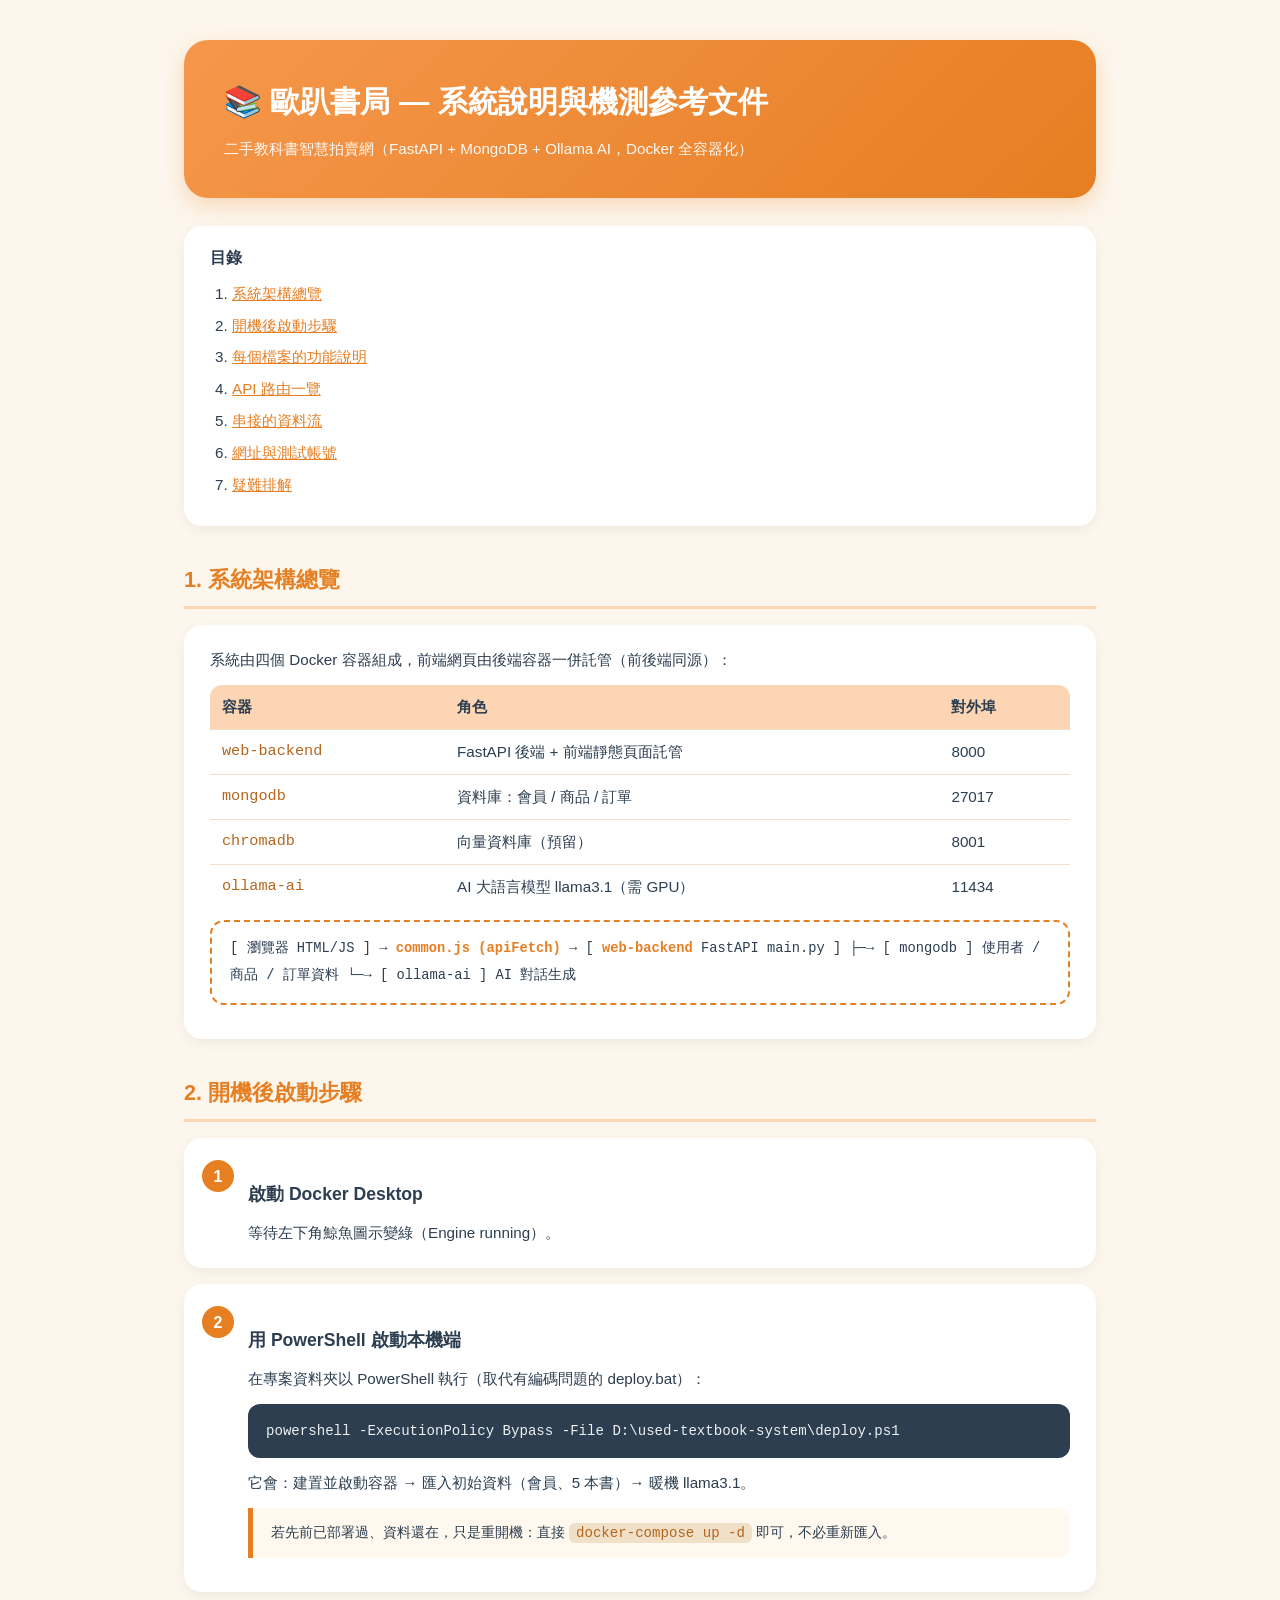
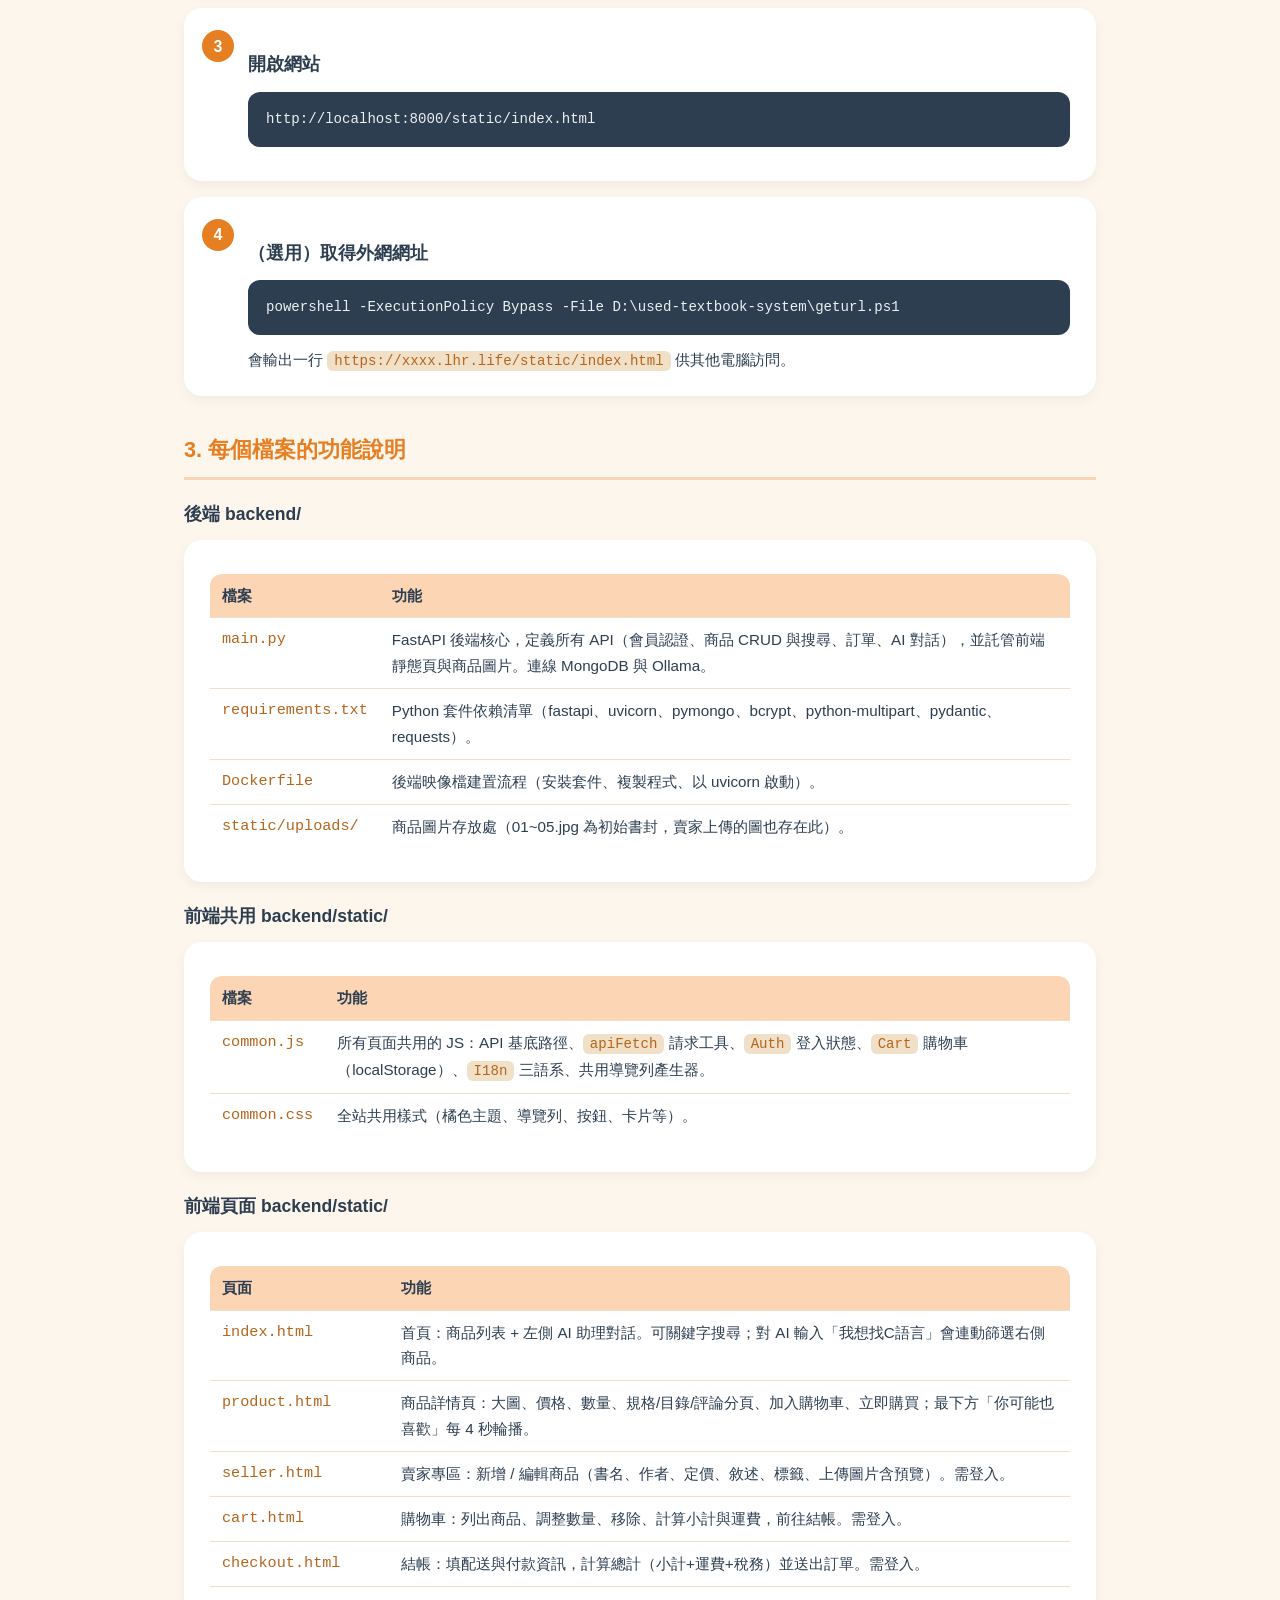
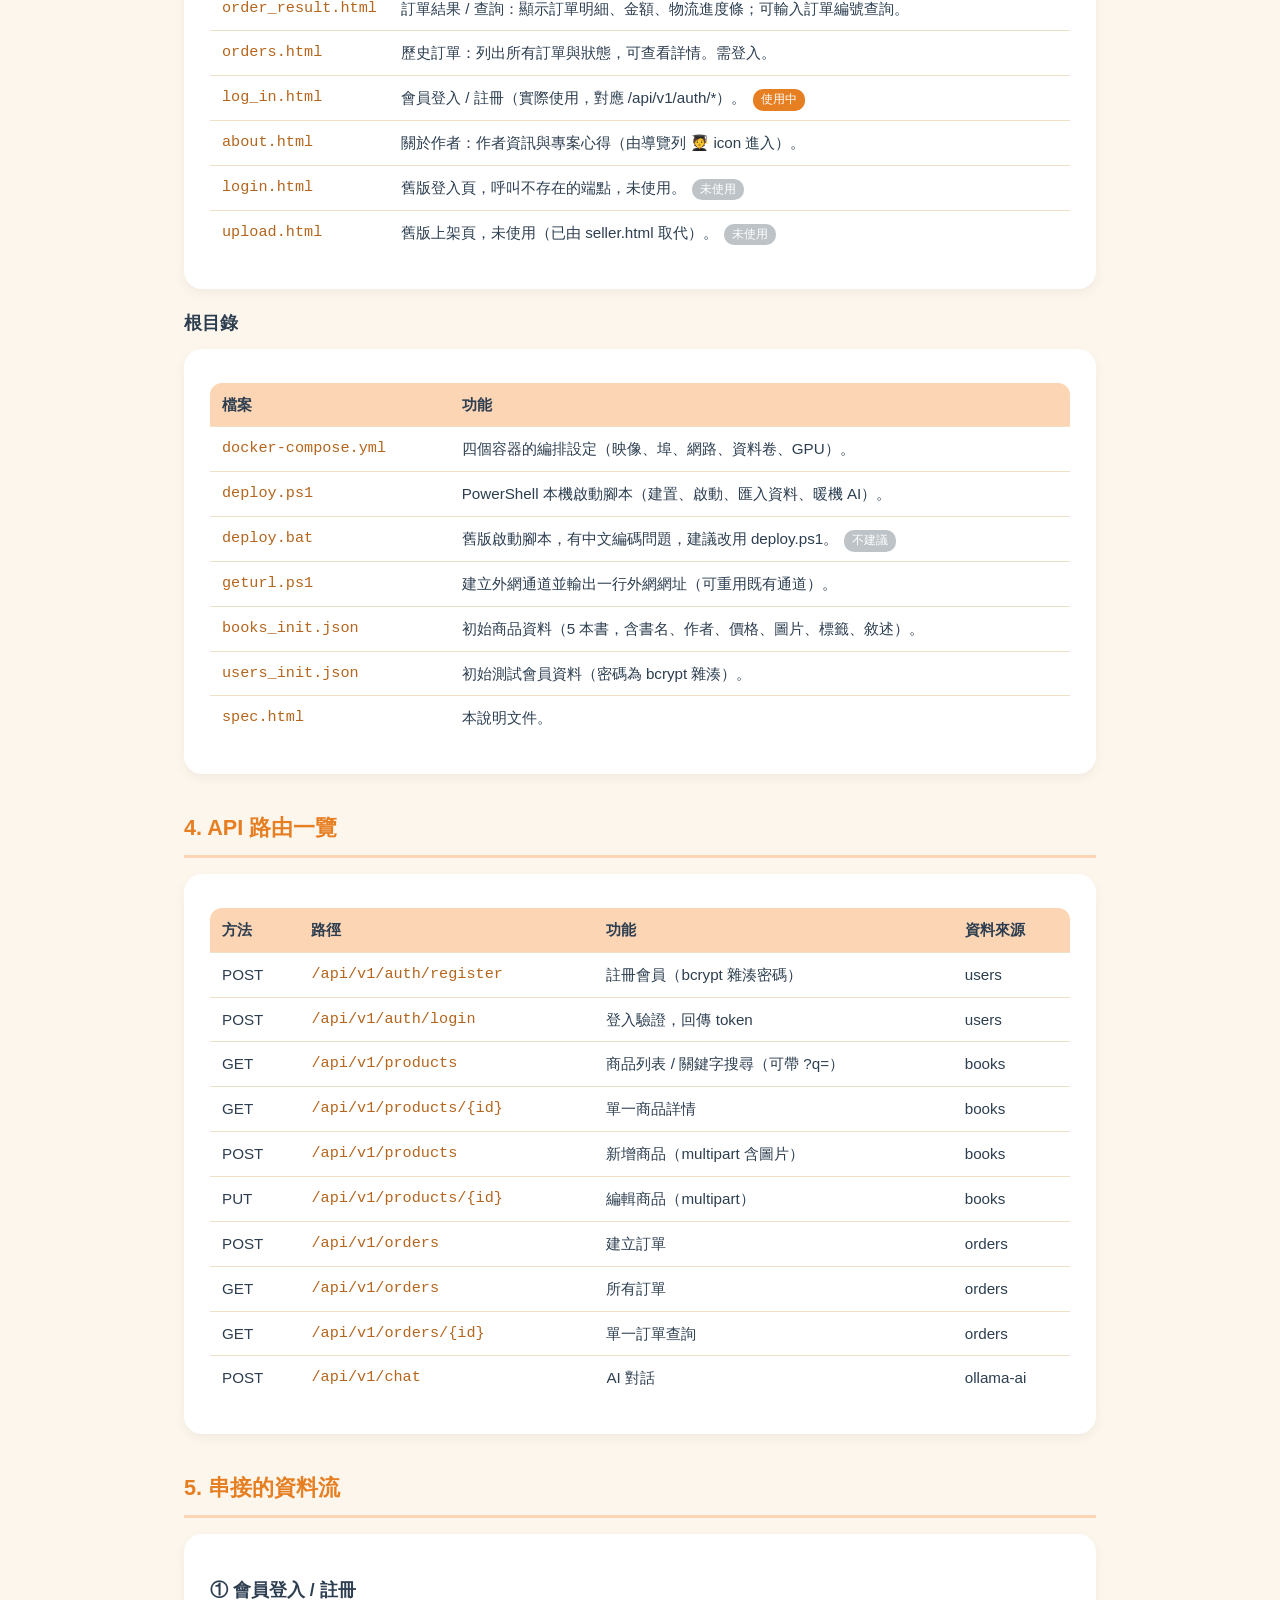
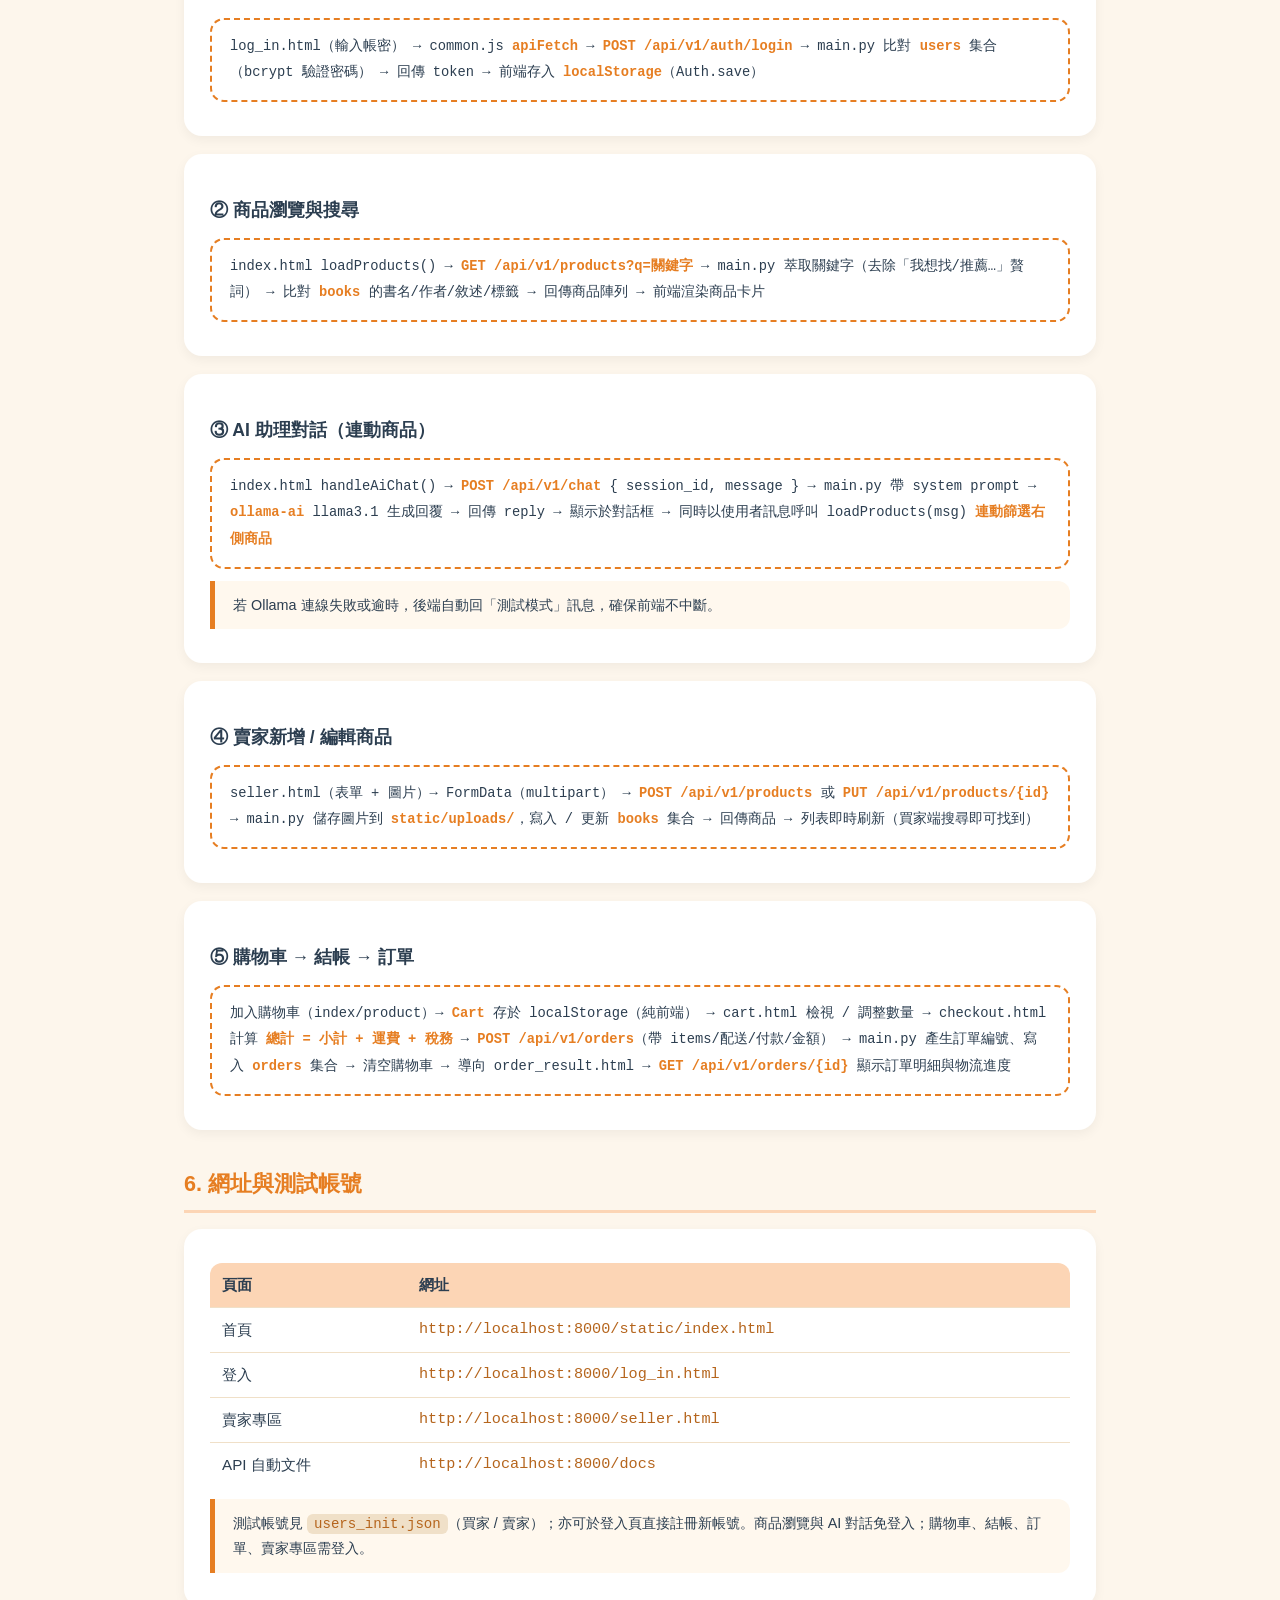
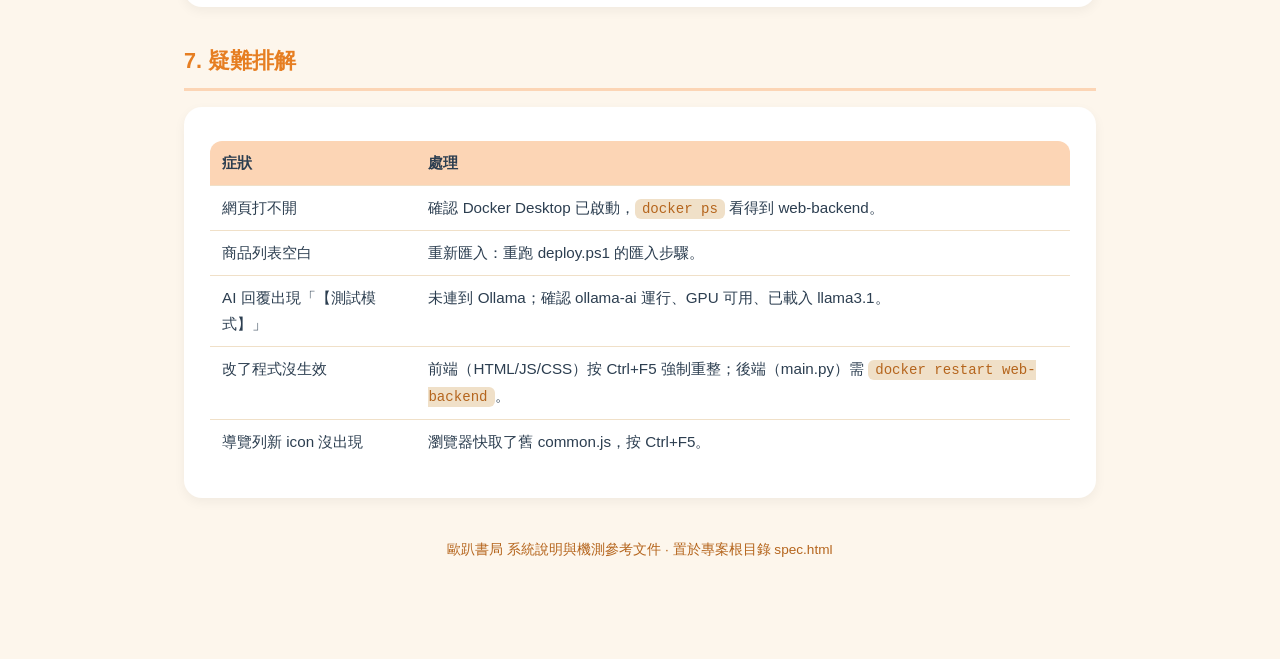
<file: spec.html>
<!DOCTYPE html>
<html lang="zh-TW">
<head>
  <meta charset="UTF-8">
  <meta name="viewport" content="width=device-width, initial-scale=1.0">
  <title>歐趴書局 - 系統說明與機測參考文件</title>
  <style>
    * { box-sizing: border-box; margin: 0; padding: 0; }
    body {
      font-family: "Microsoft JhengHei", "PingFang TC", sans-serif;
      color: #2c3e50; line-height: 1.7; background: #fdf6ec;
      max-width: 960px; margin: 0 auto; padding: 40px 24px 80px;
    }
    header.title {
      background: linear-gradient(135deg, #f5974b, #e67e22);
      color: #fff; border-radius: 24px; padding: 36px 40px; margin-bottom: 28px;
      box-shadow: 0 8px 20px rgba(230,126,34,0.25);
    }
    header.title h1 { font-size: 1.9rem; margin-bottom: 8px; }
    header.title p { opacity: 0.95; }

    h2 { font-size: 1.35rem; color: #e67e22; margin: 36px 0 16px; padding-bottom: 8px; border-bottom: 3px solid #fcd5b5; }
    h3 { font-size: 1.1rem; margin: 20px 0 10px; color: #2c3e50; }
    p, li, td, th { font-size: 0.95rem; }
    ul, ol { padding-left: 24px; margin: 10px 0; }
    li { margin-bottom: 6px; }

    .card { background: #fff; border-radius: 18px; padding: 22px 26px; margin-bottom: 18px; box-shadow: 0 4px 12px rgba(0,0,0,0.05); }
    .step { background: #fff; border-radius: 18px; padding: 22px 26px 22px 64px; margin-bottom: 16px; position: relative; box-shadow: 0 4px 12px rgba(0,0,0,0.05); }
    .step .num { position: absolute; left: 18px; top: 22px; width: 32px; height: 32px; border-radius: 50%; background: #e67e22; color: #fff; font-weight: bold; display: flex; align-items: center; justify-content: center; }

    code { background: #f0e0c8; color: #b5651d; padding: 2px 7px; border-radius: 6px; font-family: Consolas, monospace; font-size: 0.88rem; }
    pre { background: #2c3e50; color: #ecf0f1; padding: 16px 18px; border-radius: 12px; overflow-x: auto; margin: 12px 0; font-size: 0.88rem; line-height: 1.6; }
    pre code { background: none; color: inherit; padding: 0; }

    table { width: 100%; border-collapse: collapse; margin: 12px 0; background: #fff; border-radius: 12px; overflow: hidden; }
    th, td { text-align: left; padding: 9px 12px; border-bottom: 1px solid #f0e0c8; vertical-align: top; }
    th { background: #fcd5b5; color: #2c3e50; }
    tr:last-child td { border-bottom: none; }
    td.f { white-space: nowrap; font-family: Consolas, monospace; color: #b5651d; }

    .note { background: #fff8ee; border-left: 5px solid #e67e22; padding: 12px 18px; border-radius: 0 12px 12px 0; margin: 12px 0; font-size: 0.9rem; }
    .warn { background: #fdeaea; border-left: 5px solid #c0392b; padding: 12px 18px; border-radius: 0 12px 12px 0; margin: 12px 0; font-size: 0.9rem; }
    .flow { background: #fff; border: 2px dashed #e67e22; border-radius: 14px; padding: 14px 18px; margin: 12px 0; font-family: Consolas, monospace; font-size: 0.86rem; line-height: 1.9; color: #2c3e50; overflow-x: auto; }
    .flow b { color: #e67e22; }
    a { color: #e67e22; }
    .toc { background: #fff; border-radius: 18px; padding: 18px 26px; margin-bottom: 28px; box-shadow: 0 4px 12px rgba(0,0,0,0.05); }
    .toc ol { padding-left: 22px; }
    .tag { display:inline-block; background:#e67e22; color:#fff; font-size:0.72rem; padding:1px 8px; border-radius:10px; margin-left:6px; }
    .tag.gray { background:#bdc3c7; color:#fff; }
    footer { text-align: center; color: #b5651d; font-size: 0.85rem; margin-top: 40px; }
  </style>
</head>
<body>

  <header class="title">
    <h1>📚 歐趴書局 — 系統說明與機測參考文件</h1>
    <p>二手教科書智慧拍賣網（FastAPI + MongoDB + Ollama AI，Docker 全容器化）</p>
  </header>

  <nav class="toc">
    <strong>目錄</strong>
    <ol>
      <li><a href="#arch">系統架構總覽</a></li>
      <li><a href="#startup">開機後啟動步驟</a></li>
      <li><a href="#files">每個檔案的功能說明</a></li>
      <li><a href="#api">API 路由一覽</a></li>
      <li><a href="#flow">串接的資料流</a></li>
      <li><a href="#urls">網址與測試帳號</a></li>
      <li><a href="#trouble">疑難排解</a></li>
    </ol>
  </nav>

  <!-- 1. 架構 -->
  <h2 id="arch">1. 系統架構總覽</h2>
  <div class="card">
    <p>系統由四個 Docker 容器組成，前端網頁由後端容器一併託管（前後端同源）：</p>
    <table>
      <tr><th>容器</th><th>角色</th><th>對外埠</th></tr>
      <tr><td class="f">web-backend</td><td>FastAPI 後端 + 前端靜態頁面託管</td><td>8000</td></tr>
      <tr><td class="f">mongodb</td><td>資料庫：會員 / 商品 / 訂單</td><td>27017</td></tr>
      <tr><td class="f">chromadb</td><td>向量資料庫（預留）</td><td>8001</td></tr>
      <tr><td class="f">ollama-ai</td><td>AI 大語言模型 llama3.1（需 GPU）</td><td>11434</td></tr>
    </table>
    <div class="flow">
[ 瀏覽器 HTML/JS ] → <b>common.js (apiFetch)</b> → [ <b>web-backend</b> FastAPI main.py ]
      ├─→ [ mongodb ]  使用者 / 商品 / 訂單資料
      └─→ [ ollama-ai ] AI 對話生成
    </div>
  </div>

  <!-- 2. 啟動 -->
  <h2 id="startup">2. 開機後啟動步驟</h2>
  <div class="step"><div class="num">1</div><h3>啟動 Docker Desktop</h3><p>等待左下角鯨魚圖示變綠（Engine running）。</p></div>
  <div class="step"><div class="num">2</div><h3>用 PowerShell 啟動本機端</h3>
    <p>在專案資料夾以 PowerShell 執行（取代有編碼問題的 deploy.bat）：</p>
    <pre><code>powershell -ExecutionPolicy Bypass -File D:\used-textbook-system\deploy.ps1</code></pre>
    <p>它會：建置並啟動容器 → 匯入初始資料（會員、5 本書）→ 暖機 llama3.1。</p>
    <p class="note">若先前已部署過、資料還在，只是重開機：直接 <code>docker-compose up -d</code> 即可，不必重新匯入。</p>
  </div>
  <div class="step"><div class="num">3</div><h3>開啟網站</h3><pre><code>http://localhost:8000/static/index.html</code></pre></div>
  <div class="step"><div class="num">4</div><h3>（選用）取得外網網址</h3>
    <pre><code>powershell -ExecutionPolicy Bypass -File D:\used-textbook-system\geturl.ps1</code></pre>
    <p>會輸出一行 <code>https://xxxx.lhr.life/static/index.html</code> 供其他電腦訪問。</p>
  </div>

  <!-- 3. 檔案功能 -->
  <h2 id="files">3. 每個檔案的功能說明</h2>

  <h3>後端 backend/</h3>
  <div class="card"><table>
    <tr><th>檔案</th><th>功能</th></tr>
    <tr><td class="f">main.py</td><td>FastAPI 後端核心，定義所有 API（會員認證、商品 CRUD 與搜尋、訂單、AI 對話），並託管前端靜態頁與商品圖片。連線 MongoDB 與 Ollama。</td></tr>
    <tr><td class="f">requirements.txt</td><td>Python 套件依賴清單（fastapi、uvicorn、pymongo、bcrypt、python-multipart、pydantic、requests）。</td></tr>
    <tr><td class="f">Dockerfile</td><td>後端映像檔建置流程（安裝套件、複製程式、以 uvicorn 啟動）。</td></tr>
    <tr><td class="f">static/uploads/</td><td>商品圖片存放處（01~05.jpg 為初始書封，賣家上傳的圖也存在此）。</td></tr>
  </table></div>

  <h3>前端共用 backend/static/</h3>
  <div class="card"><table>
    <tr><th>檔案</th><th>功能</th></tr>
    <tr><td class="f">common.js</td><td>所有頁面共用的 JS：API 基底路徑、<code>apiFetch</code> 請求工具、<code>Auth</code> 登入狀態、<code>Cart</code> 購物車（localStorage）、<code>I18n</code> 三語系、共用導覽列產生器。</td></tr>
    <tr><td class="f">common.css</td><td>全站共用樣式（橘色主題、導覽列、按鈕、卡片等）。</td></tr>
  </table></div>

  <h3>前端頁面 backend/static/</h3>
  <div class="card"><table>
    <tr><th>頁面</th><th>功能</th></tr>
    <tr><td class="f">index.html</td><td>首頁：商品列表 + 左側 AI 助理對話。可關鍵字搜尋；對 AI 輸入「我想找C語言」會連動篩選右側商品。</td></tr>
    <tr><td class="f">product.html</td><td>商品詳情頁：大圖、價格、數量、規格/目錄/評論分頁、加入購物車、立即購買；最下方「你可能也喜歡」每 4 秒輪播。</td></tr>
    <tr><td class="f">seller.html</td><td>賣家專區：新增 / 編輯商品（書名、作者、定價、敘述、標籤、上傳圖片含預覽）。需登入。</td></tr>
    <tr><td class="f">cart.html</td><td>購物車：列出商品、調整數量、移除、計算小計與運費，前往結帳。需登入。</td></tr>
    <tr><td class="f">checkout.html</td><td>結帳：填配送與付款資訊，計算總計（小計+運費+稅務）並送出訂單。需登入。</td></tr>
    <tr><td class="f">order_result.html</td><td>訂單結果 / 查詢：顯示訂單明細、金額、物流進度條；可輸入訂單編號查詢。</td></tr>
    <tr><td class="f">orders.html</td><td>歷史訂單：列出所有訂單與狀態，可查看詳情。需登入。</td></tr>
    <tr><td class="f">log_in.html</td><td>會員登入 / 註冊（實際使用，對應 /api/v1/auth/*）。<span class="tag">使用中</span></td></tr>
    <tr><td class="f">about.html</td><td>關於作者：作者資訊與專案心得（由導覽列 🧑‍🎓 icon 進入）。</td></tr>
    <tr><td class="f">login.html</td><td>舊版登入頁，呼叫不存在的端點，未使用。<span class="tag gray">未使用</span></td></tr>
    <tr><td class="f">upload.html</td><td>舊版上架頁，未使用（已由 seller.html 取代）。<span class="tag gray">未使用</span></td></tr>
  </table></div>

  <h3>根目錄</h3>
  <div class="card"><table>
    <tr><th>檔案</th><th>功能</th></tr>
    <tr><td class="f">docker-compose.yml</td><td>四個容器的編排設定（映像、埠、網路、資料卷、GPU）。</td></tr>
    <tr><td class="f">deploy.ps1</td><td>PowerShell 本機啟動腳本（建置、啟動、匯入資料、暖機 AI）。</td></tr>
    <tr><td class="f">deploy.bat</td><td>舊版啟動腳本，有中文編碼問題，建議改用 deploy.ps1。<span class="tag gray">不建議</span></td></tr>
    <tr><td class="f">geturl.ps1</td><td>建立外網通道並輸出一行外網網址（可重用既有通道）。</td></tr>
    <tr><td class="f">books_init.json</td><td>初始商品資料（5 本書，含書名、作者、價格、圖片、標籤、敘述）。</td></tr>
    <tr><td class="f">users_init.json</td><td>初始測試會員資料（密碼為 bcrypt 雜湊）。</td></tr>
    <tr><td class="f">spec.html</td><td>本說明文件。</td></tr>
  </table></div>

  <!-- 4. API -->
  <h2 id="api">4. API 路由一覽</h2>
  <div class="card"><table>
    <tr><th>方法</th><th>路徑</th><th>功能</th><th>資料來源</th></tr>
    <tr><td>POST</td><td class="f">/api/v1/auth/register</td><td>註冊會員（bcrypt 雜湊密碼）</td><td>users</td></tr>
    <tr><td>POST</td><td class="f">/api/v1/auth/login</td><td>登入驗證，回傳 token</td><td>users</td></tr>
    <tr><td>GET</td><td class="f">/api/v1/products</td><td>商品列表 / 關鍵字搜尋（可帶 ?q=）</td><td>books</td></tr>
    <tr><td>GET</td><td class="f">/api/v1/products/{id}</td><td>單一商品詳情</td><td>books</td></tr>
    <tr><td>POST</td><td class="f">/api/v1/products</td><td>新增商品（multipart 含圖片）</td><td>books</td></tr>
    <tr><td>PUT</td><td class="f">/api/v1/products/{id}</td><td>編輯商品（multipart）</td><td>books</td></tr>
    <tr><td>POST</td><td class="f">/api/v1/orders</td><td>建立訂單</td><td>orders</td></tr>
    <tr><td>GET</td><td class="f">/api/v1/orders</td><td>所有訂單</td><td>orders</td></tr>
    <tr><td>GET</td><td class="f">/api/v1/orders/{id}</td><td>單一訂單查詢</td><td>orders</td></tr>
    <tr><td>POST</td><td class="f">/api/v1/chat</td><td>AI 對話</td><td>ollama-ai</td></tr>
  </table></div>

  <!-- 5. 資料流 -->
  <h2 id="flow">5. 串接的資料流</h2>

  <div class="card">
    <h3>① 會員登入 / 註冊</h3>
    <div class="flow">
log_in.html（輸入帳密）
  → common.js <b>apiFetch</b> → <b>POST /api/v1/auth/login</b>
  → main.py 比對 <b>users</b> 集合（bcrypt 驗證密碼）
  → 回傳 token → 前端存入 <b>localStorage</b>（Auth.save）
    </div>
  </div>

  <div class="card">
    <h3>② 商品瀏覽與搜尋</h3>
    <div class="flow">
index.html loadProducts()
  → <b>GET /api/v1/products?q=關鍵字</b>
  → main.py 萃取關鍵字（去除「我想找/推薦…」贅詞）
  → 比對 <b>books</b> 的書名/作者/敘述/標籤
  → 回傳商品陣列 → 前端渲染商品卡片
    </div>
  </div>

  <div class="card">
    <h3>③ AI 助理對話（連動商品）</h3>
    <div class="flow">
index.html handleAiChat()
  → <b>POST /api/v1/chat</b> { session_id, message }
  → main.py 帶 system prompt → <b>ollama-ai</b> llama3.1 生成回覆
  → 回傳 reply → 顯示於對話框
  → 同時以使用者訊息呼叫 loadProducts(msg) <b>連動篩選右側商品</b>
    </div>
    <p class="note">若 Ollama 連線失敗或逾時，後端自動回「測試模式」訊息，確保前端不中斷。</p>
  </div>

  <div class="card">
    <h3>④ 賣家新增 / 編輯商品</h3>
    <div class="flow">
seller.html（表單 + 圖片）→ FormData（multipart）
  → <b>POST /api/v1/products</b> 或 <b>PUT /api/v1/products/{id}</b>
  → main.py 儲存圖片到 <b>static/uploads/</b>，寫入 / 更新 <b>books</b> 集合
  → 回傳商品 → 列表即時刷新（買家端搜尋即可找到）
    </div>
  </div>

  <div class="card">
    <h3>⑤ 購物車 → 結帳 → 訂單</h3>
    <div class="flow">
加入購物車（index/product）→ <b>Cart</b> 存於 localStorage（純前端）
  → cart.html 檢視 / 調整數量
  → checkout.html 計算 <b>總計 = 小計 + 運費 + 稅務</b>
  → <b>POST /api/v1/orders</b>（帶 items/配送/付款/金額）
  → main.py 產生訂單編號、寫入 <b>orders</b> 集合
  → 清空購物車 → 導向 order_result.html
  → <b>GET /api/v1/orders/{id}</b> 顯示訂單明細與物流進度
    </div>
  </div>

  <!-- 6. 網址與帳號 -->
  <h2 id="urls">6. 網址與測試帳號</h2>
  <div class="card">
    <table>
      <tr><th>頁面</th><th>網址</th></tr>
      <tr><td>首頁</td><td class="f">http://localhost:8000/static/index.html</td></tr>
      <tr><td>登入</td><td class="f">http://localhost:8000/log_in.html</td></tr>
      <tr><td>賣家專區</td><td class="f">http://localhost:8000/seller.html</td></tr>
      <tr><td>API 自動文件</td><td class="f">http://localhost:8000/docs</td></tr>
    </table>
    <p class="note">測試帳號見 <code>users_init.json</code>（買家 / 賣家）；亦可於登入頁直接註冊新帳號。商品瀏覽與 AI 對話免登入；購物車、結帳、訂單、賣家專區需登入。</p>
  </div>

  <!-- 7. 疑難排解 -->
  <h2 id="trouble">7. 疑難排解</h2>
  <div class="card"><table>
    <tr><th>症狀</th><th>處理</th></tr>
    <tr><td>網頁打不開</td><td>確認 Docker Desktop 已啟動，<code>docker ps</code> 看得到 web-backend。</td></tr>
    <tr><td>商品列表空白</td><td>重新匯入：重跑 deploy.ps1 的匯入步驟。</td></tr>
    <tr><td>AI 回覆出現「【測試模式】」</td><td>未連到 Ollama；確認 ollama-ai 運行、GPU 可用、已載入 llama3.1。</td></tr>
    <tr><td>改了程式沒生效</td><td>前端（HTML/JS/CSS）按 Ctrl+F5 強制重整；後端（main.py）需 <code>docker restart web-backend</code>。</td></tr>
    <tr><td>導覽列新 icon 沒出現</td><td>瀏覽器快取了舊 common.js，按 Ctrl+F5。</td></tr>
  </table></div>

  <footer>歐趴書局 系統說明與機測參考文件 · 置於專案根目錄 spec.html</footer>

</body>
</html>
</file>
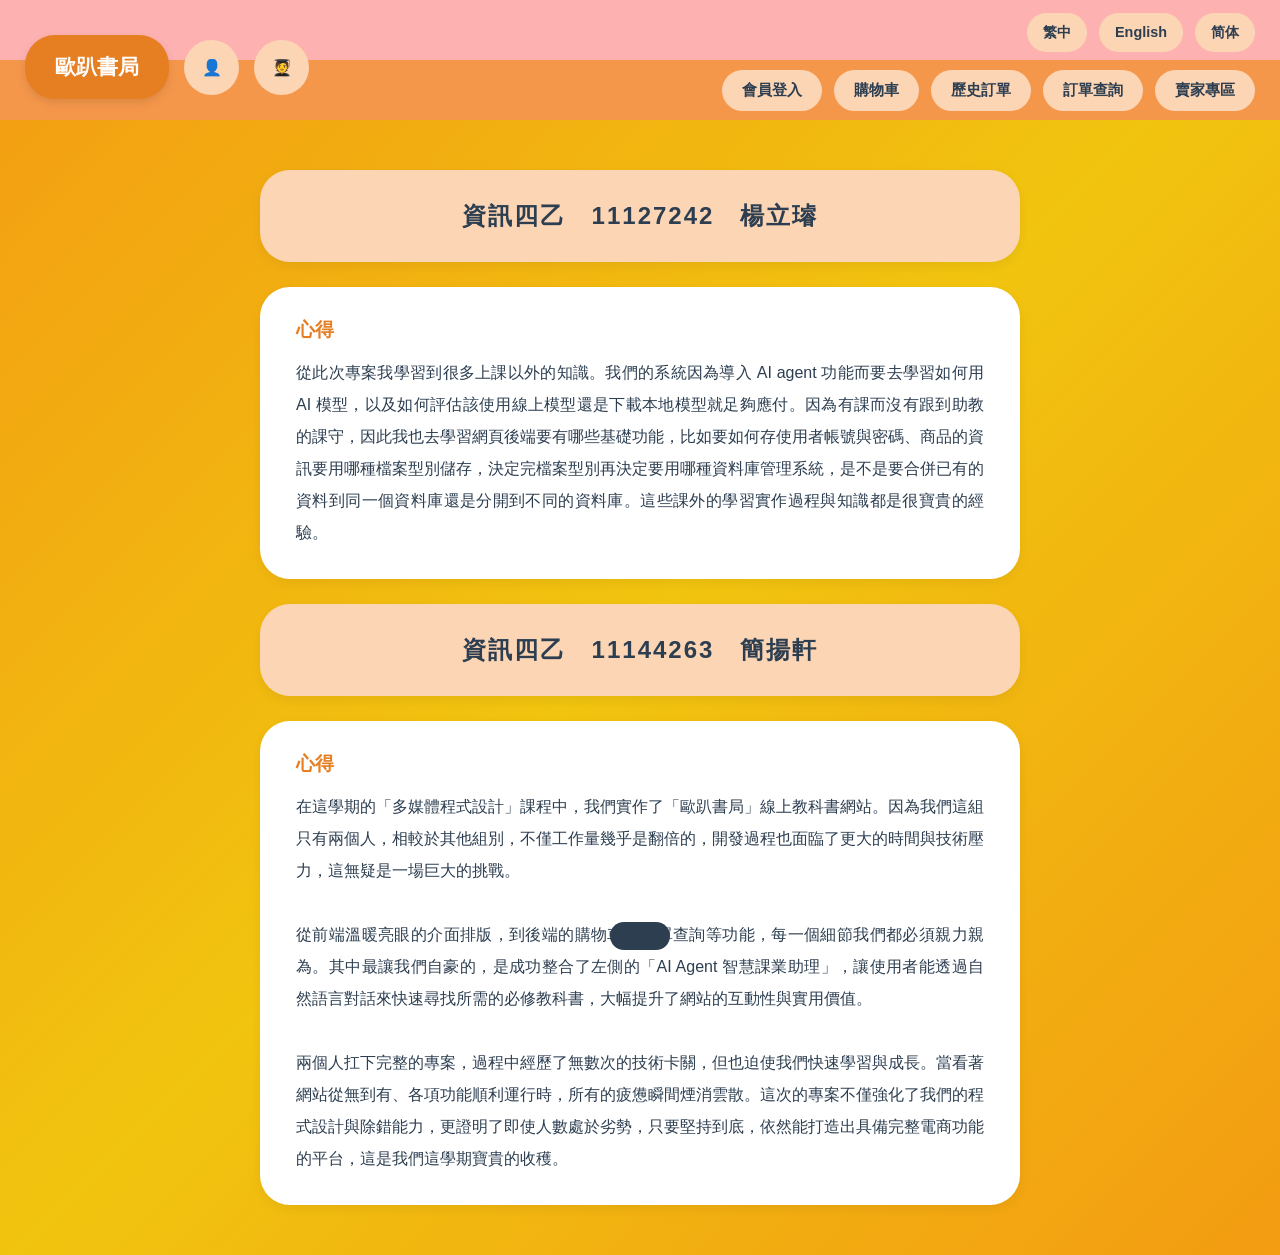
<file: backend/static/about.html>
<!DOCTYPE html>
<html lang="zh-TW">
<head>
  <meta charset="UTF-8">
  <meta name="viewport" content="width=device-width, initial-scale=1.0">
  <title>歐趴書局 - 關於作者</title>
  <link rel="stylesheet" href="common.css">
  <style>
    .main-container { flex: 1; padding: 30px 0; display: flex; flex-direction: column; gap: 25px; align-items: center; }

    /* 兩個長方形區塊，沿用網站橘色卡片風格 */
    .about-block {
      width: 100%; max-width: 760px;
      background: #fff; border-radius: 30px; padding: 30px 36px;
      box-shadow: 0 4px 12px rgba(0,0,0,0.06);
    }
    /* 第一塊：個人資訊（橘底強調） */
    .about-block.identity {
      background: #fcd5b5; text-align: center;
    }
    .about-block.identity .who {
      font-size: 1.5rem; font-weight: bold; color: #2c3e50; letter-spacing: 2px;
    }

    .about-block .block-title {
      font-size: 1.2rem; font-weight: bold; color: #e67e22; margin-bottom: 14px;
    }
    .about-block .block-text {
      font-size: 1rem; line-height: 2; color: #2c3e50; text-align: justify;
    }
  </style>
</head>
<body>
  <div id="header-placeholder"></div>

  <main class="main-container">

    <!-- 區塊一：個人資訊 -->
    <section class="about-block identity">
      <div class="who">資訊四乙　11127242　楊立璿</div>
    </section>

    <!-- 區塊二：專案心得 -->
    <section class="about-block">
      <div class="block-title">心得</div>
      <div class="block-text">
        從此次專案我學習到很多上課以外的知識。我們的系統因為導入 AI agent 功能而要去學習如何用 AI 模型，以及如何評估該使用線上模型還是下載本地模型就足夠應付。因為有課而沒有跟到助教的課守，因此我也去學習網頁後端要有哪些基礎功能，比如要如何存使用者帳號與密碼、商品的資訊要用哪種檔案型別儲存，決定完檔案型別再決定要用哪種資料庫管理系統，是不是要合併已有的資料到同一個資料庫還是分開到不同的資料庫。這些課外的學習實作過程與知識都是很寶貴的經驗。
      </div>
    </section>

    <!-- 區塊三：第二位作者資訊 -->
    <section class="about-block identity">
      <div class="who">資訊四乙　11144263　簡揚軒</div>
    </section>

    <!-- 區塊四：第二位作者心得 -->
    <section class="about-block">
      <div class="block-title">心得</div>
      <div class="block-text">
        在這學期的「多媒體程式設計」課程中，我們實作了「歐趴書局」線上教科書網站。因為我們這組只有兩個人，相較於其他組別，不僅工作量幾乎是翻倍的，開發過程也面臨了更大的時間與技術壓力，這無疑是一場巨大的挑戰。<br><br>
        從前端溫暖亮眼的介面排版，到後端的購物車、訂單查詢等功能，每一個細節我們都必須親力親為。其中最讓我們自豪的，是成功整合了左側的「AI Agent 智慧課業助理」，讓使用者能透過自然語言對話來快速尋找所需的必修教科書，大幅提升了網站的互動性與實用價值。<br><br>
        兩個人扛下完整的專案，過程中經歷了無數次的技術卡關，但也迫使我們快速學習與成長。當看著網站從無到有、各項功能順利運行時，所有的疲憊瞬間煙消雲散。這次的專案不僅強化了我們的程式設計與除錯能力，更證明了即使人數處於劣勢，只要堅持到底，依然能打造出具備完整電商功能的平台，這是我們這學期寶貴的收穫。
      </div>
    </section>

  </main>

  <div id="toast"></div>
  <script src="common.js"></script>
  <script>
    // 初始化共用導覽列（與其他頁面一致的橘色頁首）
    initHeader({ activePage: "", showSearch: false });
  </script>
</body>
</html>
</file>
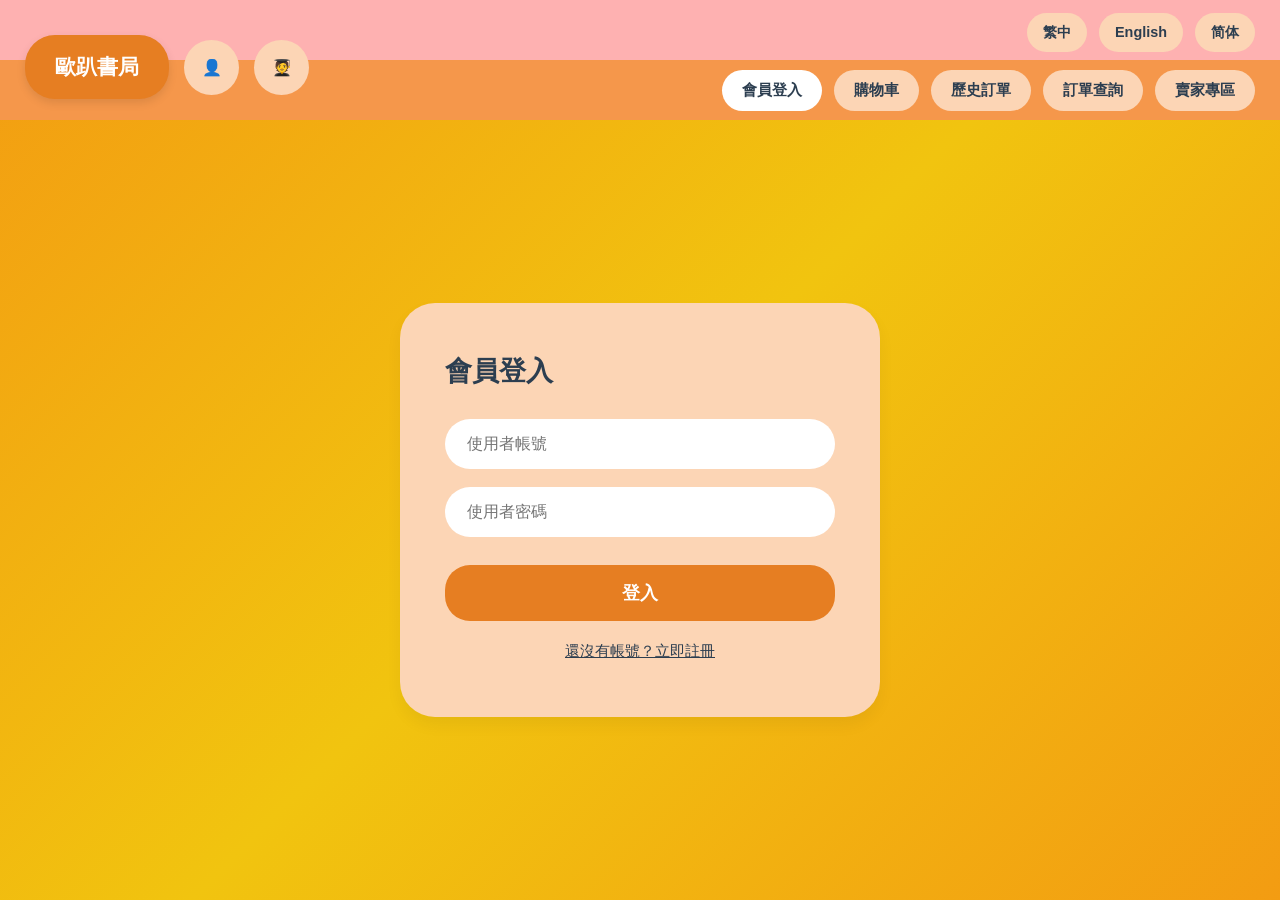
<file: backend/static/log_in.html>
<!DOCTYPE html>
<html lang="zh-TW">
<head>
  <meta charset="UTF-8">
  <meta name="viewport" content="width=device-width, initial-scale=1.0">
  <title>歐趴書局 - 會員登入</title>
  <link rel="stylesheet" href="common.css">
  <style>
    body {
      justify-content: flex-start; /* 讓 header 在頂端 */
    }

    .main-container {
      flex: 1;
      display: flex;
      align-items: center;
      justify-content: center;
      padding: 20px 0;
    }

    .auth-card {
      background-color: #fcd5b5;
      border-radius: 35px;
      width: 100%;
      max-width: 480px;
      padding: 50px 45px;
      box-shadow: 0 8px 16px rgba(0,0,0,0.05);
      position: relative;
      overflow: hidden;
    }

    .auth-card h2 {
      font-size: 1.7rem;
      font-weight: bold;
      color: #2c3e50;
      margin-bottom: 30px;
    }

    .input-group {
      margin-bottom: 18px;
    }

    .input-group input {
      width: 100%;
      padding: 16px 22px;
      border: none;
      border-radius: 25px;
      font-size: 1rem;
      outline: none;
      background-color: white;
      color: #2c3e50;
    }

    .input-group input:focus {
      box-shadow: 0 0 0 3px rgba(230,126,34,0.25);
    }

    .auth-actions {
      display: flex;
      flex-direction: column;
      gap: 15px;
      margin-top: 28px;
    }

    .btn-submit {
      background-color: #e67e22;
      color: white;
      padding: 16px;
      border-radius: 25px;
      font-size: 1.1rem;
      font-weight: bold;
      width: 100%;
    }

    .btn-submit:hover { filter: brightness(1.1); }
    .btn-submit:disabled { opacity: 0.5; cursor: not-allowed; transform: none; }

    .btn-link {
      background: none;
      color: #2c3e50;
      font-size: 0.95rem;
      text-decoration: underline;
      padding: 5px;
    }

    /* 倒數 overlay */
    .countdown-mask {
      position: absolute;
      top: 0; left: 0;
      width: 100%; height: 100%;
      background-color: #fcd5b5;
      display: flex;
      align-items: center;
      justify-content: center;
      z-index: 10;
    }

    .countdown-content { text-align: center; }

    .timer-num {
      font-size: 4rem;
      font-weight: bold;
      color: #e67e22;
      margin-top: 15px;
    }

    .loading-spinner {
      width: 40px; height: 40px;
      border: 4px solid rgba(0,0,0,0.1);
      border-left-color: #e67e22;
      border-radius: 50%;
      animation: spin 1s linear infinite;
      margin: 0 auto 15px;
    }

    .error-msg {
      background-color: #ffe0e0;
      color: #c0392b;
      padding: 10px 18px;
      border-radius: 15px;
      font-size: 0.9rem;
      display: none;
    }

    @keyframes spin {
      0%   { transform: rotate(0deg); }
      100% { transform: rotate(360deg); }
    }
  </style>
</head>
<body>
  <div id="header-placeholder"></div>

  <main class="main-container">
    <div class="auth-card">

      <!-- 登入視圖 -->
      <div id="view-login">
        <h2>會員登入</h2>
        <div class="error-msg" id="login-error"></div>
        <form onsubmit="handleLogin(event)">
          <div class="input-group">
            <input type="text" id="login-username" placeholder="使用者帳號" required autocomplete="username">
          </div>
          <div class="input-group">
            <input type="password" id="login-password" placeholder="使用者密碼" required autocomplete="current-password">
          </div>
          <div class="auth-actions">
            <button type="submit" class="btn-submit" id="btn-login">登入</button>
            <button type="button" class="btn-link" onclick="switchView('register')">還沒有帳號？立即註冊</button>
          </div>
        </form>
      </div>

      <!-- 註冊視圖 -->
      <div id="view-register" style="display:none">
        <h2>會員註冊</h2>
        <div class="error-msg" id="reg-error"></div>
        <form onsubmit="handleRegister(event)">
          <div class="input-group">
            <input type="text" id="reg-username" placeholder="設定使用者帳號" required autocomplete="username">
          </div>
          <div class="input-group">
            <input type="email" id="reg-email" placeholder="電子郵件 (Email)" required autocomplete="email">
          </div>
          <div class="input-group">
            <input type="password" id="reg-password" placeholder="設定安全密碼" required autocomplete="new-password">
          </div>
          <div class="auth-actions">
            <button type="submit" class="btn-submit" id="btn-reg">提交註冊</button>
            <button type="button" class="btn-link" onclick="switchView('login')">已有帳號？返回登入</button>
          </div>
        </form>
      </div>

      <!-- 倒數 overlay -->
      <div id="countdown-overlay" class="countdown-mask" style="display:none">
        <div class="countdown-content">
          <div class="loading-spinner"></div>
          <h3 id="count-title">驗證成功！</h3>
          <p id="count-sub" style="color:#7f8c8d;margin-top:8px">即將跳轉至首頁...</p>
          <div class="timer-num" id="count-num">3</div>
        </div>
      </div>

    </div>
  </main>

  <div id="toast"></div>
  <script src="common.js"></script>
  <script>
    // 已登入者不需再登入，直接導向首頁
    if (Auth.isLoggedIn()) location.href = "/index.html";

    initHeader({ activePage: "login", showSearch: false });

    // 切換「登入 / 註冊」兩個視圖，並清空先前的錯誤訊息
    function switchView(view) {
      document.getElementById("view-login").style.display    = view === "login"    ? "block" : "none";
      document.getElementById("view-register").style.display = view === "register" ? "block" : "none";
      // 清除錯誤訊息
      ["login-error", "reg-error"].forEach(id => {
        const el = document.getElementById(id);
        el.style.display = "none"; el.textContent = "";
      });
    }

    // 在指定區塊顯示錯誤訊息
    function showError(id, msg) {
      const el = document.getElementById(id);
      el.textContent = msg;
      el.style.display = "block";
    }

    // 處理登入表單送出
    async function handleLogin(event) {
      event.preventDefault();   // 阻止表單預設送出（避免整頁重整）
      const username = document.getElementById("login-username").value.trim();
      const password = document.getElementById("login-password").value;
      const btn = document.getElementById("btn-login");

      // 送出期間禁用按鈕避免重複點擊
      btn.disabled = true; btn.textContent = "登入中...";
      try {
        // 呼叫後端登入 API，成功則保存 token 並開始倒數跳轉
        const result = await apiFetch("/auth/login", {
          method: "POST",
          body: JSON.stringify({ username, password }),
        });
        Auth.save(result.token, result.username);
        startCountdown("登入成功！", "正在跳轉至首頁...");
      } catch (err) {
        // 失敗顯示錯誤（如「帳號或密碼錯誤」）並恢復按鈕
        showError("login-error", err.message);
        btn.disabled = false; btn.textContent = "登入";
      }
    }

    // 處理註冊表單送出
    async function handleRegister(event) {
      event.preventDefault();
      const username = document.getElementById("reg-username").value.trim();
      const email    = document.getElementById("reg-email").value.trim();
      const password = document.getElementById("reg-password").value;
      const btn = document.getElementById("btn-reg");

      btn.disabled = true; btn.textContent = "註冊中...";
      try {
        // 註冊成功後後端直接回傳 token，等同自動登入，接著倒數跳轉
        const result = await apiFetch("/auth/register", {
          method: "POST",
          body: JSON.stringify({ username, email, password }),
        });
        Auth.save(result.token, result.username);
        startCountdown("註冊驗證成功！", "正在安全登入並跳轉，請稍候...");
      } catch (err) {
        showError("reg-error", err.message);
        btn.disabled = false; btn.textContent = "提交註冊";
      }
    }

    // 成功後顯示 3 秒倒數遮罩，結束後跳轉首頁
    function startCountdown(title, sub) {
      const overlay  = document.getElementById("countdown-overlay");
      const numEl    = document.getElementById("count-num");
      document.getElementById("count-title").textContent = title;
      document.getElementById("count-sub").textContent   = sub;
      overlay.style.display = "flex";

      let n = 3;
      numEl.textContent = n;
      const t = setInterval(() => {
        n--;
        numEl.textContent = n;
        if (n <= 0) { clearInterval(t); location.href = "/index.html"; }   // 倒數結束跳轉
      }, 1000);
    }
  </script>
</body>
</html>
</file>
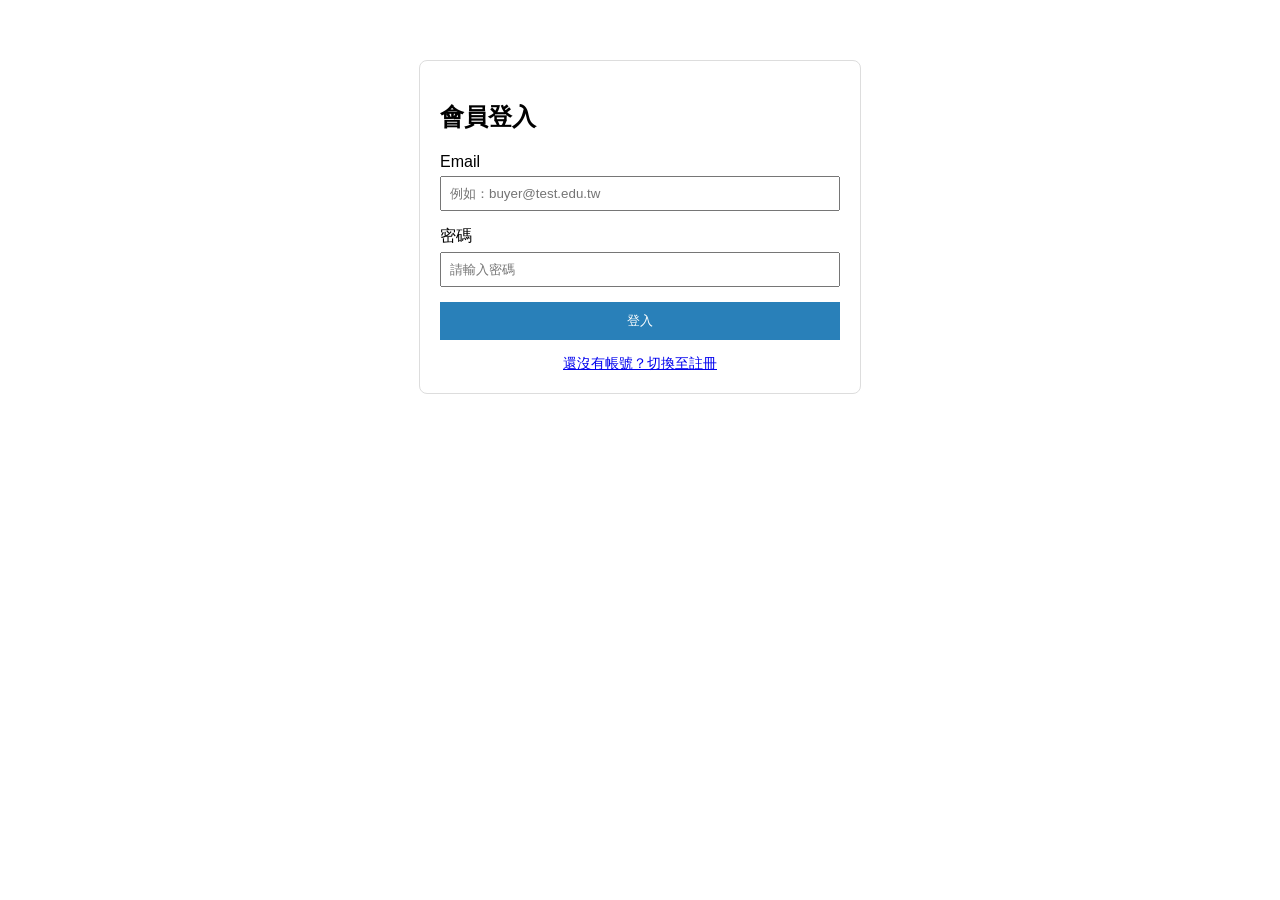
<file: backend/static/login.html>
<!DOCTYPE html>
<html lang="zh-TW">
<head>
    <meta charset="UTF-8">
    <title>歐趴書局 - 會員中心</title>
    <style>
        body { font-family: sans-serif; max-width: 400px; margin: 60px auto; padding: 20px; border: 1px solid #ddd; border-radius: 8px; }
        .form-group { margin-bottom: 15px; }
        .form-group label { display: block; margin-bottom: 5px; }
        .form-group input { width: 100%; padding: 8px; box-sizing: border-box; }
        button { width: 100%; padding: 10px; background: #2980b9; color: white; border: none; cursor: pointer; }
        .toggle-link { text-align: center; margin-top: 15px; font-size: 14px; }
    </style>
</head>
<body>
    <h2 id="form-title">會員登入</h2>
    
    <div class="form-group" id="name-group" style="display: none;">
        <label>姓名</label>
        <input type="text" id="name" placeholder="請輸入姓名">
    </div>
    <div class="form-group">
        <label>Email</label>
        <input type="email" id="email" placeholder="例如：buyer@test.edu.tw">
    </div>
    <div class="form-group">
        <label>密碼</label>
        <input type="password" id="password" placeholder="請輸入密碼">
    </div>

    <button id="submit-btn">登入</button>
    <div class="toggle-link">
        <a href="#" id="toggle-auth">還沒有帳號？切換至註冊</a>
    </div>

    <script>
        // ⚠️ 舊版登入頁：呼叫的 /api/login、/api/register 端點目前後端並不存在，
        //    實際使用的登入頁為 log_in.html（對應 /api/v1/auth/*）。此檔保留作參考。

        let isLoginMode = true;   // true=登入模式、false=註冊模式

        // 切換登入與註冊介面：更新標題、按鈕文字、姓名欄位顯示與連結文字
        document.getElementById('toggle-auth').addEventListener('click', (e) => {
            e.preventDefault();
            isLoginMode = !isLoginMode;
            document.getElementById('form-title').innerText = isLoginMode ? "會員登入" : "會員註冊";
            document.getElementById('submit-btn').innerText = isLoginMode ? "登入" : "註冊";
            document.getElementById('name-group').style.display = isLoginMode ? "none" : "block";
            e.target.innerText = isLoginMode ? "還沒有帳號？切換至註冊" : "已有帳號？切換至登入";
        });

        // 表單送出：依目前模式呼叫登入或註冊
        document.getElementById('submit-btn').addEventListener('click', async () => {
            const email = document.getElementById('email').value.trim();
            const password = document.getElementById('password').value.trim();
            const name = document.getElementById('name').value.trim();

            // Email 與密碼為必填
            if(!email || !password) { alert("請填寫必填欄位！"); return; }

            if (isLoginMode) {
                // 登入：送出帳密，成功則存使用者資料並跳轉首頁
                const res = await fetch('/api/login', {
                    method: 'POST',
                    headers: { 'Content-Type': 'application/json' },
                    body: JSON.stringify({ email, password })
                });
                if(res.ok) {
                    const data = await res.json();
                    localStorage.setItem('user', JSON.stringify(data.user));
                    alert("登入成功！");
                    window.location.href = 'index.html';
                } else {
                    alert("登入失敗，請檢查帳密");
                }
            } else {
                // 註冊：送出帳密與姓名，成功則重新載入回到登入模式
                const res = await fetch('/api/register', {
                    method: 'POST',
                    headers: { 'Content-Type': 'application/json' },
                    body: JSON.stringify({ email, password, name: name || "未命名" })
                });
                const data = await res.json();
                if (data.status === 'success') {
                    alert("註冊成功！已為您即時引導至登入畫面。");
                    window.location.reload();
                } else {
                    alert("註冊失敗：" + data.detail);
                }
            }
        });
    </script>
</body>
</html>
</file>
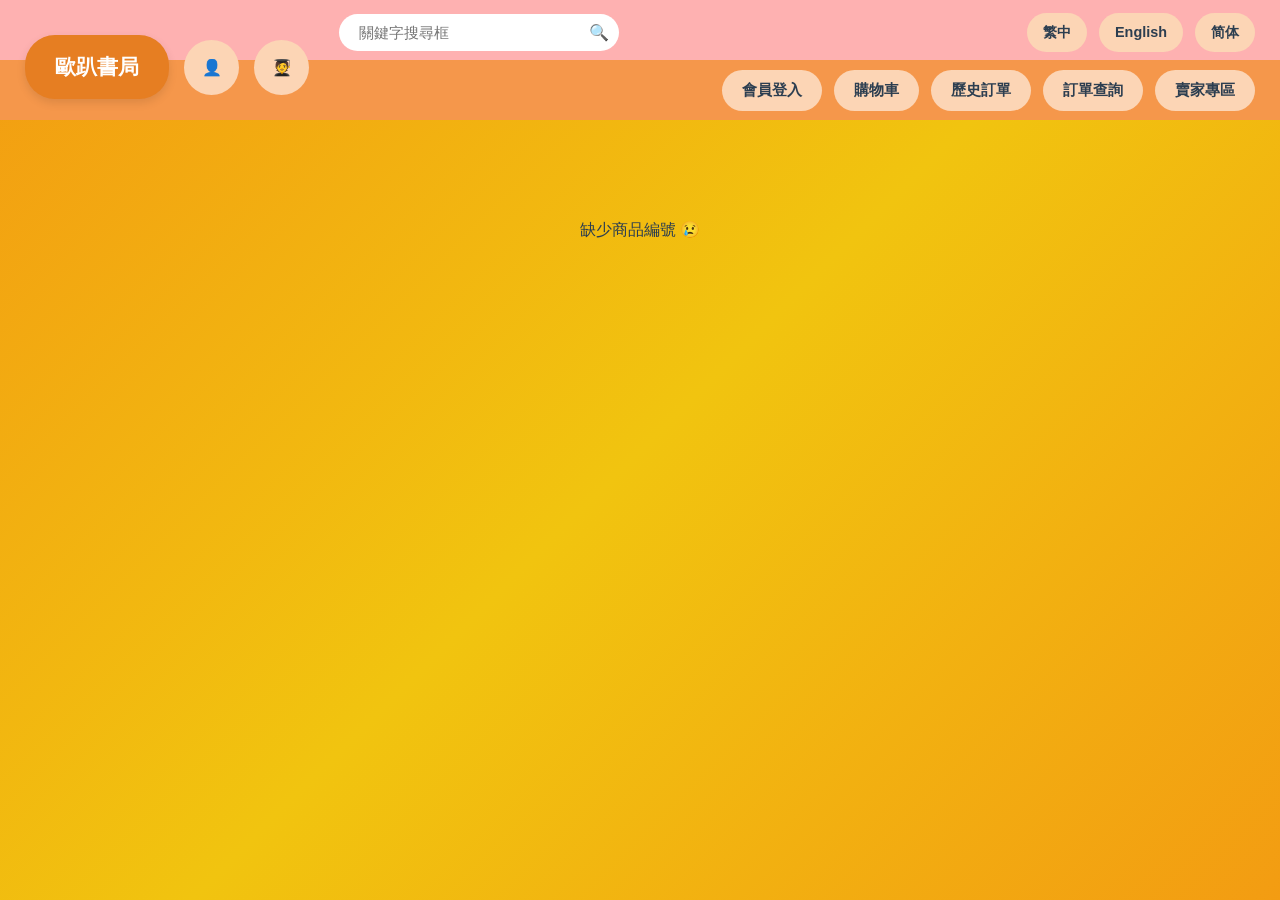
<file: backend/static/product.html>
<!DOCTYPE html>
<html lang="zh-TW">
<head>
  <meta charset="UTF-8">
  <meta name="viewport" content="width=device-width, initial-scale=1.0">
  <title>歐趴書局 - 商品詳情</title>
  <link rel="stylesheet" href="common.css">
  <style>
    .main-container { flex: 1; padding: 20px 0; }

    /* 商品詳情卡片 */
    .detail-card {
      background: #fff; border-radius: 30px; padding: 30px 35px;
      box-shadow: 0 4px 12px rgba(0,0,0,0.06);
    }
    .detail-title-bar { font-size: 1.3rem; font-weight: bold; color: #2c3e50; margin-bottom: 20px; }

    .detail-grid { display: grid; grid-template-columns: 360px 1fr; gap: 35px; align-items: start; }

    /* 左側圖片區 */
    .gallery-main {
      width: 100%; aspect-ratio: 3/4; border-radius: 20px; background: #f0e0c8;
      display: flex; align-items: center; justify-content: center; overflow: hidden;
    }
    .gallery-main img { width: 100%; height: 100%; object-fit: cover; }
    .gallery-main .placeholder { font-size: 4rem; color: #f5974b; }
    .gallery-thumbs { display: flex; gap: 10px; margin-top: 12px; }
    .thumb {
      width: 60px; height: 70px; border-radius: 10px; background: #f0e0c8; cursor: pointer;
      object-fit: cover; border: 2px solid transparent;
    }
    .thumb.active { border-color: #e67e22; }

    /* 右側資訊區 */
    .info-title { font-size: 1.5rem; font-weight: bold; color: #2c3e50; margin-bottom: 8px; }
    .info-sub { color: #e67e22; font-size: 0.95rem; margin-bottom: 16px; line-height: 1.6; }
    .info-price { font-size: 2rem; font-weight: bold; color: #e67e22; margin-bottom: 18px; }
    .info-rating { margin-bottom: 18px; }

    /* 數量選擇器 */
    .qty-row { display: flex; align-items: center; gap: 15px; margin-bottom: 20px; }
    .qty-control { display: flex; align-items: center; gap: 0; border: 2px solid #fcd5b5; border-radius: 18px; overflow: hidden; }
    .qty-control button { background: #fcd5b5; color: #2c3e50; width: 40px; height: 40px; font-size: 1.2rem; font-weight: bold; }
    .qty-control button:hover { background: #e67e22; color: #fff; }
    .qty-control .qty-val { width: 50px; text-align: center; font-weight: bold; font-size: 1.1rem; }

    /* 分頁標籤 */
    .tab-row { display: flex; gap: 10px; margin-bottom: 18px; }
    .tab-btn { background: #f0e0c8; color: #2c3e50; padding: 8px 22px; border-radius: 16px; font-weight: bold; font-size: 0.9rem; }
    .tab-btn.active { background: #e67e22; color: #fff; }

    /* 動作按鈕 */
    .action-row { display: flex; gap: 15px; margin-bottom: 24px; }
    .btn-add { background: #fcd5b5; color: #2c3e50; padding: 14px 30px; border-radius: 20px; font-weight: bold; font-size: 1rem; flex: 1; }
    .btn-add:hover { background: #e67e22; color: #fff; }
    .btn-buy { background: #e67e22; color: #fff; padding: 14px 30px; border-radius: 20px; font-weight: bold; font-size: 1rem; flex: 1; }
    .btn-buy:hover { filter: brightness(1.1); }

    /* 分頁內容 */
    .tab-content { display: none; }
    .tab-content.show { display: block; }
    .section-h { font-size: 1.05rem; font-weight: bold; color: #2c3e50; margin: 18px 0 8px; }
    .section-p { color: #555; line-height: 1.8; font-size: 0.95rem; }
    .spec-table { width: 100%; border-collapse: collapse; }
    .spec-table td { padding: 8px 6px; border-bottom: 1px solid #f0e0c8; font-size: 0.95rem; }
    .spec-table td:first-child { color: #7f8c8d; width: 120px; }
    .review-item { border-bottom: 1px solid #f0e0c8; padding: 12px 0; }
    .review-item .who { font-weight: bold; color: #2c3e50; font-size: 0.9rem; }
    .review-form { margin-top: 18px; padding-top: 16px; border-top: 2px dashed #fcd5b5; }
    .review-form select, .review-form textarea {
      width: 100%; padding: 10px 14px; border: 1px solid #f0e0c8; border-radius: 12px;
      outline: none; font-size: 0.95rem; margin-bottom: 8px; font-family: inherit;
    }
    .review-form textarea { min-height: 70px; resize: vertical; }

    /* 你可能也喜歡 */
    .rec-section { margin-top: 35px; }
    .rec-title { font-size: 1.2rem; font-weight: bold; color: #2c3e50; margin-bottom: 16px; }
    .rec-grid { display: grid; grid-template-columns: repeat(auto-fill, minmax(180px, 1fr)); gap: 20px; }
    .rec-card { background: #fff; border-radius: 20px; padding: 14px; box-shadow: 0 4px 12px rgba(0,0,0,0.06); cursor: pointer; transition: transform 0.2s; }
    .rec-card:hover { transform: translateY(-4px); }
    .rec-card-img { width: 100%; aspect-ratio: 3/4; object-fit: cover; border-radius: 12px; background: #f0e0c8; }
    .rec-card-name { font-size: 0.92rem; font-weight: bold; color: #2c3e50; margin-top: 8px; }
    .rec-card-price { color: #e67e22; font-weight: bold; margin-top: 4px; }
    /* 輪播換位置時的淡入動畫 */
    .rec-grid.rotating { animation: recFade 0.6s ease; }
    @keyframes recFade { from { opacity: 0.3; transform: translateX(20px); } to { opacity: 1; transform: translateX(0); } }
    /* 輪播指示點 */
    .rec-dots { display: flex; gap: 8px; justify-content: center; margin-top: 14px; }
    .rec-dot { width: 9px; height: 9px; border-radius: 50%; background: #fcd5b5; }
    .rec-dot.active { background: #e67e22; }

    .loading-text { text-align: center; color: #2c3e50; padding: 60px; }
  </style>
</head>
<body>
  <div id="header-placeholder"></div>

  <main class="main-container">
    <div id="detail-area">
      <div class="loading-text">載入商品中...</div>
    </div>
  </main>

  <div id="toast"></div>
  <script src="common.js"></script>
  <script>
    // 初始化導覽列（顯示搜尋框）
    initHeader({ activePage: "", showSearch: true });

    // 從網址取得商品 id
    const productId = new URLSearchParams(location.search).get("id");

    let currentProduct = null;   // 目前商品資料
    let qty = 1;                 // 目前選擇的數量

    // 進頁載入商品；沒有 id 則提示
    if (!productId) {
      document.getElementById("detail-area").innerHTML = `<div class="loading-text">缺少商品編號 😢</div>`;
    } else {
      loadProduct();
    }

    // 向後端取得單一商品並渲染
    async function loadProduct() {
      try {
        const p = await apiFetch(`/products/${productId}`);
        currentProduct = p;
        renderProduct(p);
        setupReviews();    // 載入評論與（已購買者的）撰寫表單
        loadRecommend();   // 載入「你可能也喜歡」
      } catch (err) {
        document.getElementById("detail-area").innerHTML = `<div class="loading-text">找不到此商品：${err.message}</div>`;
      }
    }

    // 渲染商品詳情主體
    function renderProduct(p) {
      const tagsRows = (p.tags || []).length
        ? p.tags.map(t => `<span style="background:#fcd5b5;color:#2c3e50;padding:3px 10px;border-radius:12px;font-size:0.82rem;margin-right:6px">${t}</span>`).join("")
        : "（無標籤）";

      document.getElementById("detail-area").innerHTML = `
        <div class="detail-card">
          <div class="detail-title-bar">商品詳情</div>
          <div class="detail-grid">
            <!-- 左：圖片 + 縮圖 -->
            <div>
              <div class="gallery-main" id="gallery-main">
                <img src="${p.image}" alt="${p.name}" onerror="this.parentElement.innerHTML='<span class=\\'placeholder\\'>📚</span>">
              </div>
              <div class="gallery-thumbs">
                <img class="thumb active" src="${p.image}" onerror="this.style.display='none'">
              </div>
            </div>

            <!-- 右：資訊 -->
            <div>
              <div class="info-title">「${p.name}」</div>
              <div class="info-sub">${p.description || "資工/多媒體學系必備教科書，祝你期末 All Pass 不被當！"}</div>
              <div class="info-price">$ ${p.price}</div>
              <div class="info-rating">${renderStars(p.rating)}　作者：${p.author}</div>

              <!-- 數量 -->
              <div class="qty-row">
                <div class="qty-control">
                  <button onclick="changeQty(-1)">−</button>
                  <span class="qty-val" id="qty-val">1</span>
                  <button onclick="changeQty(1)">＋</button>
                </div>
              </div>

              <!-- 分頁標籤 -->
              <div class="tab-row">
                <button class="tab-btn active" id="tab-spec" onclick="switchTab('spec')">規格</button>
                <button class="tab-btn" id="tab-toc" onclick="switchTab('toc')">目錄</button>
                <button class="tab-btn" id="tab-review" onclick="switchTab('review')">評論</button>
              </div>

              <!-- 動作按鈕 -->
              <div class="action-row">
                <button class="btn-add" onclick="addToCart()">🛒 加入購物車</button>
                <button class="btn-buy" onclick="buyNow()">立即購買</button>
              </div>

              <!-- 分頁內容 -->
              <div class="tab-content show" id="content-spec">
                <div class="section-h">商品詳細敘述</div>
                <div class="section-p">${p.description || "本商品為二手教科書，書況良好，適合相關課程學生使用。"}</div>
                <div class="section-h">規格</div>
                <table class="spec-table">
                  <tr><td>書名</td><td>${p.name}</td></tr>
                  <tr><td>作者</td><td>${p.author}</td></tr>
                  <tr><td>售價</td><td>$ ${p.price}</td></tr>
                  <tr><td>評分</td><td>${renderStars(p.rating)}</td></tr>
                  <tr><td>標籤</td><td>${tagsRows}</td></tr>
                </table>
              </div>

              <div class="tab-content" id="content-toc">
                <div class="section-h">目錄</div>
                <div class="section-p">${p.description || "本書涵蓋該科目核心章節，循序漸進，適合自學與課堂使用。"}</div>
              </div>

              <div class="tab-content" id="content-review">
                <div class="section-h">買家評論</div>
                <div id="review-list"></div>
                <div id="review-form-area"></div>
              </div>
            </div>
          </div>
        </div>

        <!-- 你可能也喜歡（每 4 秒輪播換位置） -->
        <div class="rec-section">
          <div class="rec-title">你可能也喜歡</div>
          <div class="rec-grid" id="rec-grid"><div class="loading-text">載入中...</div></div>
          <div class="rec-dots" id="rec-dots"></div>
        </div>
      `;
    }

    // 調整數量（最少 1）
    function changeQty(delta) {
      qty = Math.max(1, qty + delta);
      document.getElementById("qty-val").textContent = qty;
    }

    // 切換規格 / 目錄 / 評論 分頁
    function switchTab(tab) {
      ["spec", "toc", "review"].forEach(t => {
        document.getElementById(`tab-${t}`).classList.toggle("active", t === tab);
        document.getElementById(`content-${t}`).classList.toggle("show", t === tab);
      });
    }

    // 加入購物車（依目前數量），並更新導覽列數字
    function addToCart() {
      if (!currentProduct) return;
      Cart.add(currentProduct, qty);
      const navCart = document.getElementById("nav-cart");
      if (navCart) {
        const c = Cart.count();
        navCart.textContent = c > 0 ? `購物車 (${c})` : "購物車";
      }
      showToast(`✅ 已加入購物車：${currentProduct.name} x${qty}`);
    }

    // 立即購買：先加入購物車再前往結帳（結帳頁未登入會自動導向登入）
    function buyNow() {
      if (!currentProduct) return;
      Cart.add(currentProduct, qty);
      location.href = "/checkout.html";
    }

    // ============ 商品評論 ============
    // 渲染評論列表與（依登入/購買狀態）撰寫表單
    async function setupReviews() {
      renderReviews();
      const formArea = document.getElementById("review-form-area");
      if (!formArea) return;

      // 未登入：提示登入
      if (!Auth.isLoggedIn()) {
        formArea.innerHTML = `<div class="section-p" style="margin-top:14px;color:#7f8c8d">登入並購買後即可撰寫評論。</div>`;
        return;
      }

      // 檢查目前會員是否購買過此商品（掃描其訂單的商品項目）
      let purchased = false;
      try {
        const orders = await apiFetch("/orders");
        const me = Auth.getUsername();
        purchased = orders.some(o => o.username === me &&
          (o.items || []).some(it => it.productId === productId));
      } catch (e) {}

      if (!purchased) {
        formArea.innerHTML = `<div class="section-p" style="margin-top:14px;color:#7f8c8d">購買此商品後即可撰寫評論。</div>`;
        return;
      }

      // 已購買：顯示撰寫表單
      formArea.innerHTML = `
        <div class="review-form">
          <div class="section-h">撰寫評論</div>
          <select id="rev-rating">
            <option value="5">★★★★★ (5)</option>
            <option value="4">★★★★ (4)</option>
            <option value="3">★★★ (3)</option>
            <option value="2">★★ (2)</option>
            <option value="1">★ (1)</option>
          </select>
          <textarea id="rev-text" placeholder="分享你的使用心得..."></textarea>
          <button class="btn-buy" style="margin-top:8px" onclick="submitReview()">送出評論</button>
        </div>`;
    }

    // 渲染評論列表
    function renderReviews() {
      const list = document.getElementById("review-list");
      if (!list) return;
      const reviews = (currentProduct && currentProduct.reviews) || [];
      if (!reviews.length) {
        list.innerHTML = `<div class="section-p" style="color:#7f8c8d">目前尚無評論，成為第一個評論的人吧！</div>`;
        return;
      }
      list.innerHTML = reviews.map(r => `
        <div class="review-item">
          <span class="who">${r.username}　${renderStars(r.rating)}</span>
          <div class="section-p">${r.text}</div>
          <div style="font-size:0.78rem;color:#aaa">${r.date || ""}</div>
        </div>
      `).join("");
    }

    // 送出評論
    async function submitReview() {
      const rating = parseInt(document.getElementById("rev-rating").value, 10);
      const text = document.getElementById("rev-text").value.trim();
      if (!text) { showToast("請輸入評論內容"); return; }
      try {
        const res = await apiFetch(`/products/${productId}/reviews`, {
          method: "POST",
          body: JSON.stringify({ username: Auth.getUsername(), rating, text }),
        });
        currentProduct.reviews = res.reviews;   // 更新本地評論
        renderReviews();
        document.getElementById("rev-text").value = "";
        showToast("✅ 評論已送出");
      } catch (err) {
        showToast("❌ " + err.message);
      }
    }

    // 輪播狀態
    let recItems = [];        // 所有其他商品
    let recIndex = 0;         // 目前輪播起始位置
    let recTimer = null;      // 輪播計時器
    const REC_VISIBLE = 3;    // 一次顯示幾張

    // 載入「你可能也喜歡」：取其他商品並啟動每 4 秒輪播
    async function loadRecommend() {
      try {
        const all = await apiFetch("/products");
        recItems = all.filter(p => p.id !== productId);
        const grid = document.getElementById("rec-grid");
        if (!grid) return;
        if (!recItems.length) { grid.innerHTML = `<div class="loading-text">暫無推薦</div>`; return; }

        renderRec();
        // 商品數多於可見數才需要輪播
        if (recItems.length > REC_VISIBLE) {
          if (recTimer) clearInterval(recTimer);
          recTimer = setInterval(() => {
            recIndex = (recIndex + 1) % recItems.length;  // 每 4 秒往後移一個位置
            renderRec();
          }, 4000);
        }
      } catch (err) {
        const grid = document.getElementById("rec-grid");
        if (grid) grid.innerHTML = `<div class="loading-text">推薦載入失敗</div>`;
      }
    }

    // 渲染目前輪播視窗（從 recIndex 起取 REC_VISIBLE 張，環狀繞回）
    function renderRec() {
      const grid = document.getElementById("rec-grid");
      if (!grid) return;
      const n = Math.min(REC_VISIBLE, recItems.length);
      const shown = [];
      for (let i = 0; i < n; i++) {
        shown.push(recItems[(recIndex + i) % recItems.length]);
      }
      grid.innerHTML = shown.map(p => `
        <div class="rec-card" onclick="location.href='/product.html?id=${p.id}'">
          <img class="rec-card-img" src="${p.image}" alt="${p.name}" onerror="this.style.display='none'">
          <div class="rec-card-name">${p.name}</div>
          <div class="rec-card-price">$ ${p.price}</div>
        </div>
      `).join("");
      // 觸發淡入動畫（移除再加上 class 以重啟動畫）
      grid.classList.remove("rotating");
      void grid.offsetWidth;
      grid.classList.add("rotating");

      // 指示點：標示目前起始位置
      const dots = document.getElementById("rec-dots");
      if (dots) {
        dots.innerHTML = recItems.map((_, i) =>
          `<span class="rec-dot${i === recIndex ? " active" : ""}"></span>`
        ).join("");
      }
    }
  </script>
</body>
</html>
</file>
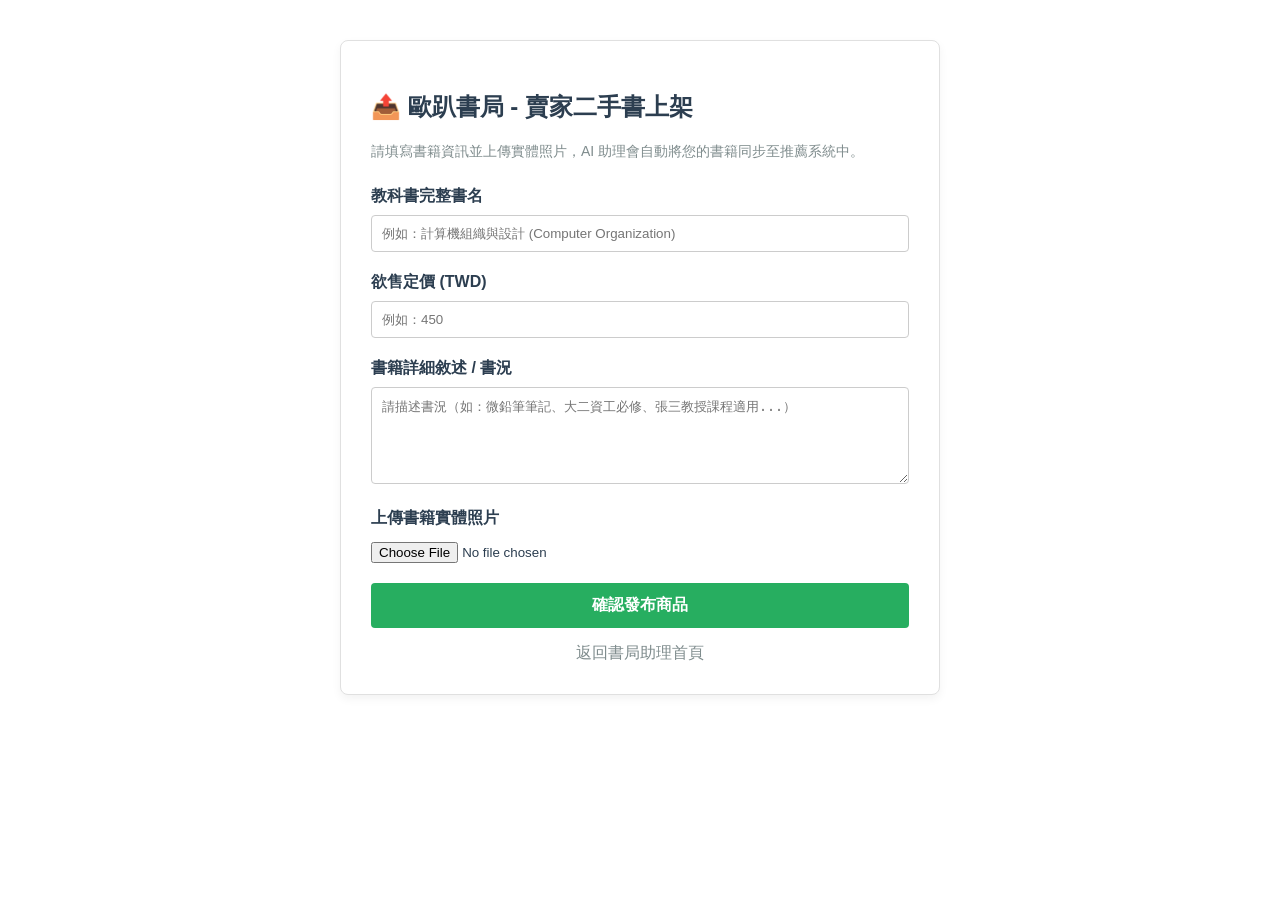
<file: backend/static/upload.html>
<!DOCTYPE html>
<html lang="zh-TW">
<head>
    <meta charset="UTF-8">
    <title>歐趴書局 - 二手教科書上架中心</title>
    <style>
        body { font-family: "PingFang TC", "Microsoft JhengHei", sans-serif; max-width: 600px; margin: 40px auto; padding: 0 20px; color: #2c3e50; }
        .form-container { border: 1px solid #e0e0e0; padding: 30px; border-radius: 8px; box-shadow: 0 4px 10px rgba(0,0,0,0.05); background: #ffffff; }
        .form-group { margin-bottom: 20px; }
        .form-group label { display: block; margin-bottom: 8px; font-weight: bold; }
        .form-group input[type="text"], .form-group input[type="number"], .form-group textarea { width: 100%; padding: 10px; border: 1px solid #ccc; border-radius: 4px; box-sizing: border-box; }
        .form-group input[type="file"] { margin-top: 5px; }
        .btn-submit { width: 100%; padding: 12px; background: #27ae60; color: white; border: none; border-radius: 4px; font-size: 16px; cursor: pointer; font-weight: bold; }
        .btn-submit:hover { background: #219653; }
        .back-link { display: block; text-align: center; margin-top: 15px; color: #7f8c8d; text-decoration: none; }
        .back-link:hover { color: #2c3e50; }
    </style>
</head>
<body>

    <div class="form-container">
        <h2>📤 歐趴書局 - 賣家二手書上架</h2>
        <p style="font-size: 14px; color: #7f8c8d; margin-bottom: 25px;">請填寫書籍資訊並上傳實體照片，AI 助理會自動將您的書籍同步至推薦系統中。</p>
        
        <div class="form-group">
            <label for="title">教科書完整書名</label>
            <input type="text" id="title" placeholder="例如：計算機組織與設計 (Computer Organization)">
        </div>

        <div class="form-group">
            <label for="price">欲售定價 (TWD)</label>
            <input type="number" id="price" placeholder="例如：450">
        </div>

        <div class="form-group">
            <label for="description">書籍詳細敘述 / 書況</label>
            <textarea id="description" rows="5" placeholder="請描述書況（如：微鉛筆筆記、大二資工必修、張三教授課程適用...）"></textarea>
        </div>

        <div class="form-group">
            <label for="image">上傳書籍實體照片</label>
            <input type="file" id="image" accept="image/*">
        </div>

        <button id="upload-btn" class="btn-submit">確認發布商品</button>
        <a href="index.html" class="back-link">返回書局助理首頁</a>
    </div>

    <script>
        // ⚠️ 舊版上架頁：呼叫的 /api/books/upload 端點目前後端並不存在，
        //    且登入狀態判斷用 localStorage 'user' 與現行 Auth 機制不同。
        //    實際使用的賣家上架／管理頁為 seller.html（對應 /api/v1/products）。

        // 點擊「確認發布商品」按鈕後，蒐集欄位並上傳
        document.getElementById('upload-btn').addEventListener('click', async () => {
            const title = document.getElementById('title').value.trim();
            const price = document.getElementById('price').value.trim();
            const description = document.getElementById('description').value.trim();
            const imageFile = document.getElementById('image').files[0];

            // 權限檢查：未登入則導向登入頁
            const userJson = localStorage.getItem('user');
            if(!userJson) {
                alert("【系統提示】請先登入買/賣家帳號才能執行上架！");
                window.location.href = 'login.html';
                return;
            }
            const sellerEmail = JSON.parse(userJson).email;   // 取出賣家 email

            // 所有欄位與圖片皆為必填
            if(!title || !price || !description || !imageFile) {
                alert("請注意：所有欄位與書籍照片皆為必填項目！");
                return;
            }

            // 用 FormData 同時包裝文字欄位與圖片二進位檔（multipart）
            const formData = new FormData();
            formData.append("title", title);
            formData.append("price", price);
            formData.append("description", description);
            formData.append("seller_email", sellerEmail);
            formData.append("image", imageFile); // 圖片檔案

            try {
                // 送出上傳請求；注意：勿手動設定 Content-Type，瀏覽器會自動帶上 multipart 邊界
                const response = await fetch('/api/books/upload', {
                    method: 'POST',
                    body: formData
                });

                const result = await response.json();

                // 成功則跳回首頁，失敗則顯示後端錯誤訊息
                if (response.ok && result.status === 'success') {
                    alert("🎉 上架成功！商品照片與向量數據已完成同步。");
                    window.location.href = 'index.html';
                } else {
                    alert("上架失敗：" + (result.detail || "未知錯誤"));
                }
            } catch (err) {
                // 網路或後端無法連線
                alert("錯誤：無法連線至後端容器，請檢查 `web-backend` 是否正常運行。");
            }
        });
    </script>
</body>
</html>
</file>
<file: backend/static/common.css>
/* ============================================================
   歐趴書局 - 共用樣式 (common.css)
   ============================================================ */
* {
  box-sizing: border-box;
  margin: 0;
  padding: 0;
  font-family: "Microsoft JhengHei", -apple-system, sans-serif;
}

body {
  min-height: 100vh;
  background: linear-gradient(135deg, #f39c12 0%, #f1c40f 50%, #f39c12 100%);
  display: flex;
  flex-direction: column;
  padding: 20px;
  gap: 20px;
}

/* ── 導覽列 ── */
.main-header {
  display: flex;
  flex-direction: column;
  gap: 0;
  margin-top: -20px;
  margin-left: -20px;
  margin-right: -20px;
  position: relative;
  z-index: 10;
}

.banner-top {
  background-color: #feb1b1;
  display: flex;
  align-items: center;
  padding: 0 25px;
  height: 60px;
  flex-wrap: wrap;
  z-index: 5;
  position: relative;
}

.banner-bottom {
  background-color: #f5974b;
  display: flex;
  align-items: center;
  justify-content: flex-end;
  padding: 0 25px;
  height: 60px;
  position: relative;
  z-index: 1;
}

.logo-placeholder {
  position: relative;
  top: 35px;
  z-index: 999;
  background-color: #e67e22;
  padding: 18px 30px;
  border-radius: 30px;
  font-size: 1.3rem;
  font-weight: bold;
  color: white;
  box-shadow: 0 4px 10px rgba(0,0,0,0.1);
  white-space: nowrap;
  cursor: pointer;
  text-decoration: none;
  display: inline-block;
}

.btn-circle {
  background-color: #fcd5b5;
  width: 55px;
  height: 55px;
  border-radius: 50%;
  font-size: 1rem;
  display: flex;
  align-items: center;
  justify-content: center;
  cursor: pointer;
  position: relative;
  top: 35px;
  margin-left: 15px;
  z-index: 999;
  border: none;
  font-weight: bold;
  color: #2c3e50;
}

.search-container {
  margin-left: 30px;
  margin-right: auto;
  position: relative;
  display: flex;
  align-items: center;
}

.search-input {
  padding: 10px 20px;
  border: none;
  border-radius: 25px;
  width: 280px;
  font-size: 0.95rem;
  outline: none;
}

.search-btn {
  position: absolute;
  right: 10px;
  background: none;
  border: none;
  cursor: pointer;
  font-size: 1rem;
  color: #7f8c8d;
}

.lang-group {
  margin-left: auto;
  display: flex;
  gap: 12px;
  position: relative;
  z-index: 100;
}

.user-nav {
  display: flex;
  gap: 12px;
  align-items: center;
}

/* ── 按鈕語彙 ── */
button {
  border: none;
  cursor: pointer;
  transition: all 0.2s;
}

button:hover {
  transform: translateY(-2px);
  filter: brightness(0.95);
}

.btn-rect {
  background-color: #fcd5b5;
  padding: 10px 16px;
  border-radius: 20px;
  font-size: 0.9rem;
  font-weight: bold;
  color: #2c3e50;
}

.btn-pill {
  background-color: #fcd5b5;
  padding: 10px 20px;
  border-radius: 25px;
  font-size: 0.95rem;
  font-weight: bold;
  color: #2c3e50;
}

.btn-pill.active {
  background-color: white;
}

.btn-pill.btn-primary {
  background-color: #e67e22;
  color: white;
}

/* ── 卡片通用 ── */
.card {
  background-color: #fcd5b5;
  border-radius: 35px;
  padding: 35px;
  box-shadow: 0 8px 16px rgba(0,0,0,0.05);
}

/* ── 星評 ── */
.stars {
  color: #f39c12;
  font-size: 1rem;
}
.stars .empty {
  color: #ddd;
}

/* ── 空狀態 ── */
.empty-state {
  text-align: center;
  padding: 60px 20px;
  color: #7f8c8d;
}
.empty-state .icon {
  font-size: 3rem;
  margin-bottom: 15px;
}

/* ── Toast 通知 ── */
#toast {
  position: fixed;
  bottom: 30px;
  left: 50%;
  transform: translateX(-50%) translateY(80px);
  background-color: #2c3e50;
  color: white;
  padding: 14px 30px;
  border-radius: 25px;
  font-size: 1rem;
  z-index: 9999;
  transition: transform 0.3s ease;
  pointer-events: none;
  white-space: nowrap;
}
#toast.show {
  transform: translateX(-50%) translateY(0);
}

@media (max-width: 768px) {
  .search-input { width: 180px; }
  .user-nav { gap: 8px; }
  .btn-pill { padding: 8px 14px; font-size: 0.85rem; }
}
</file>
